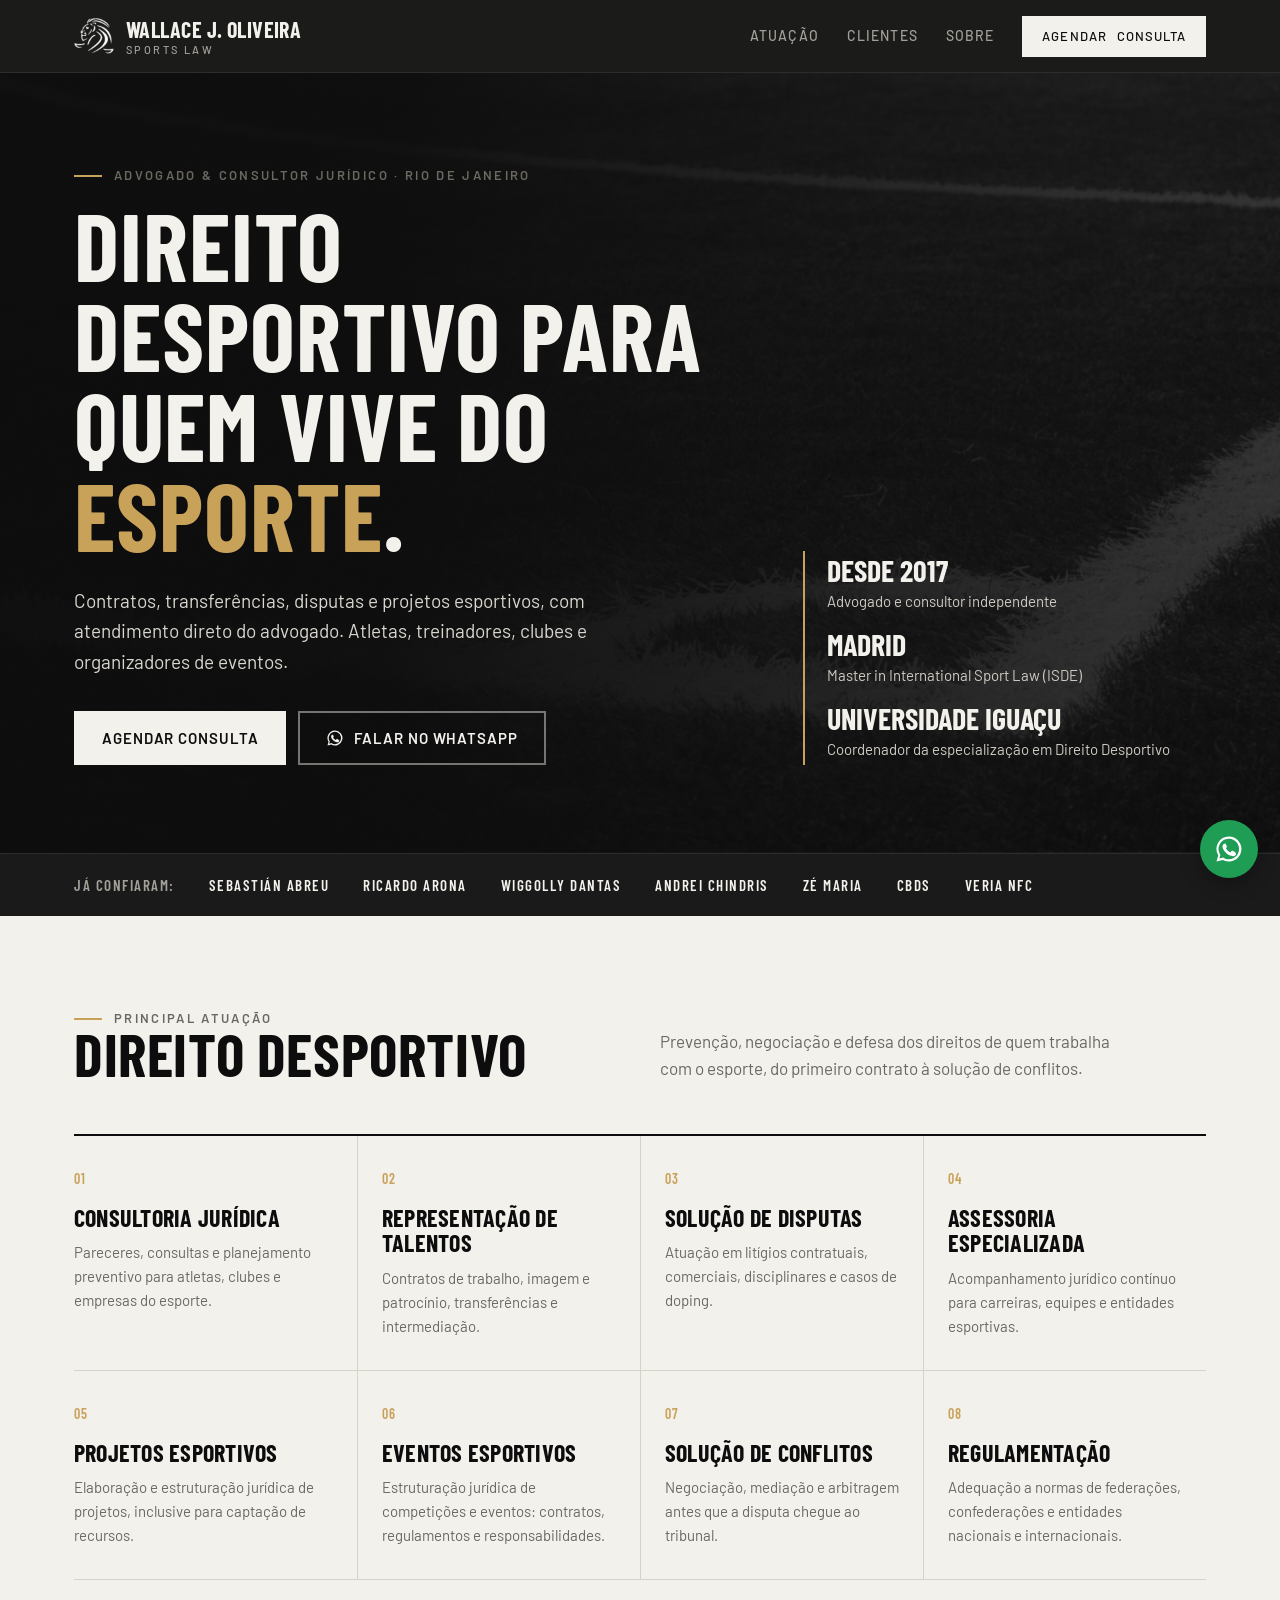
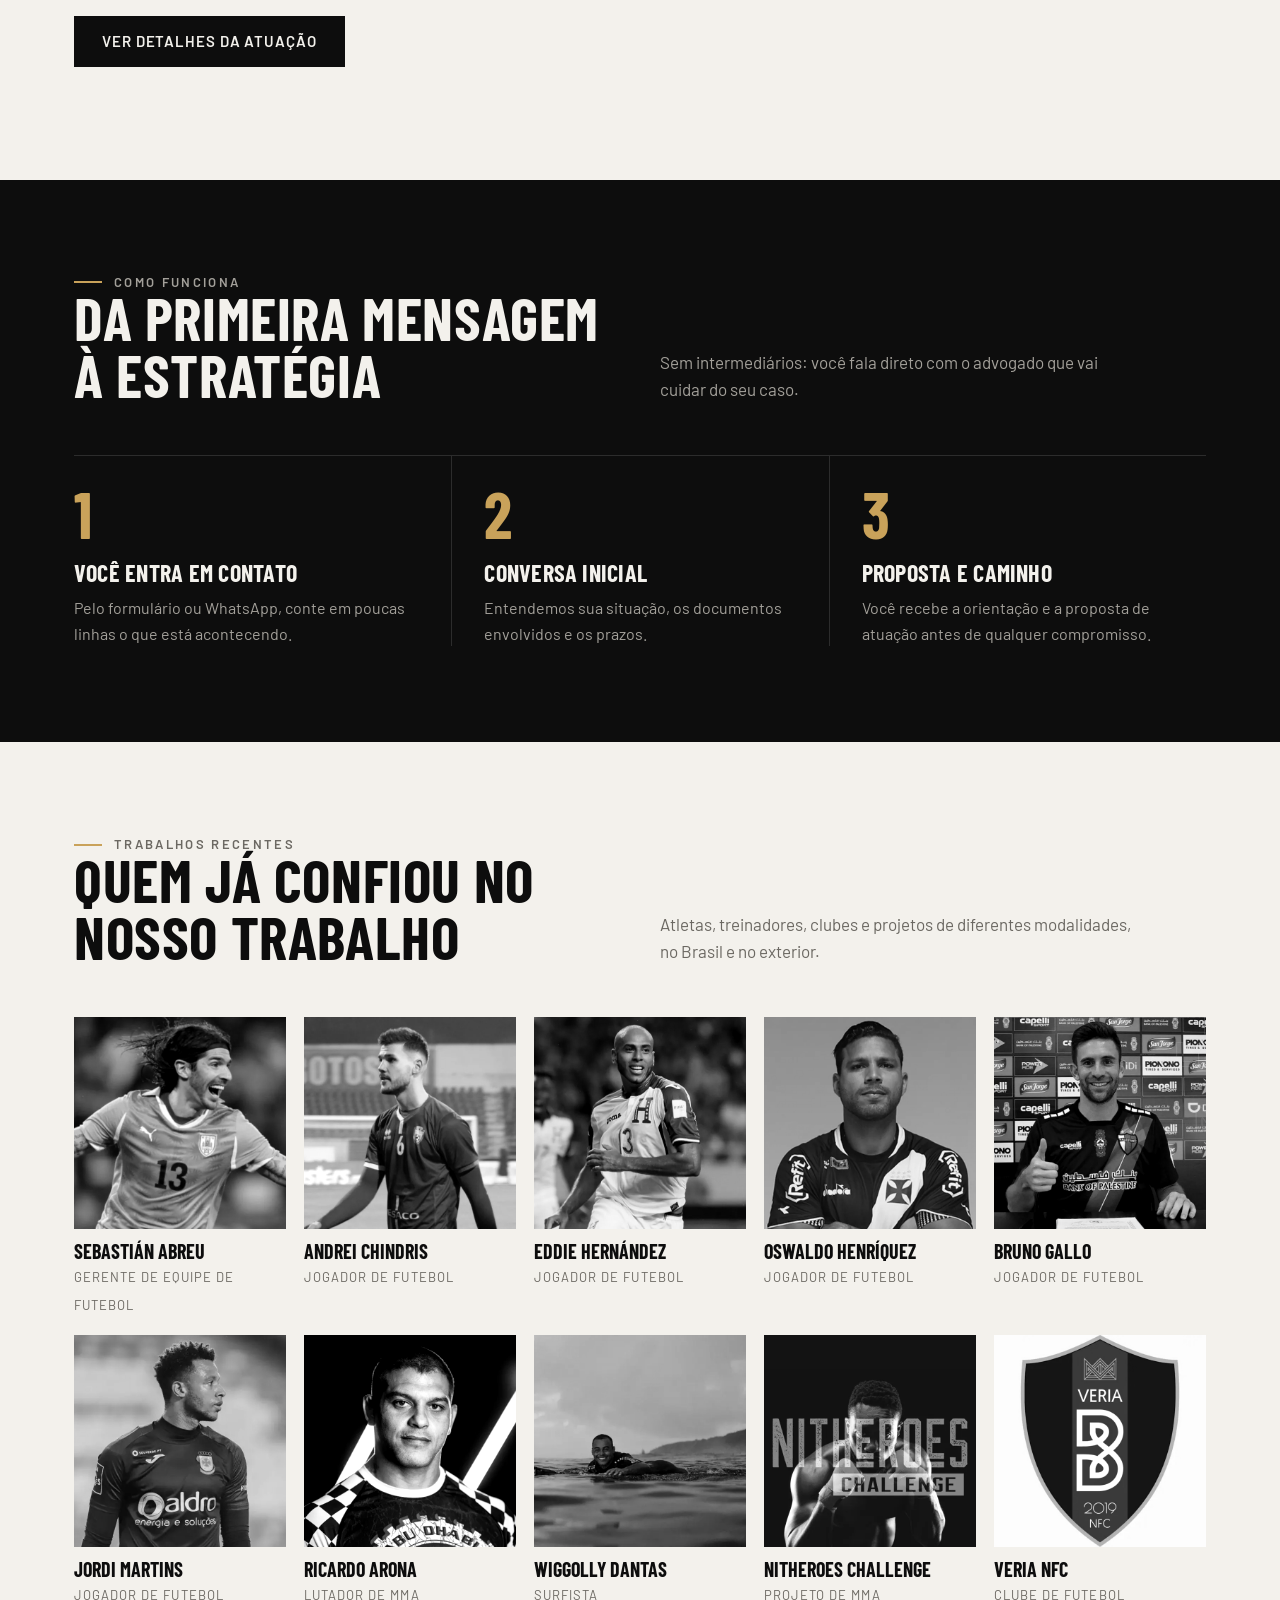
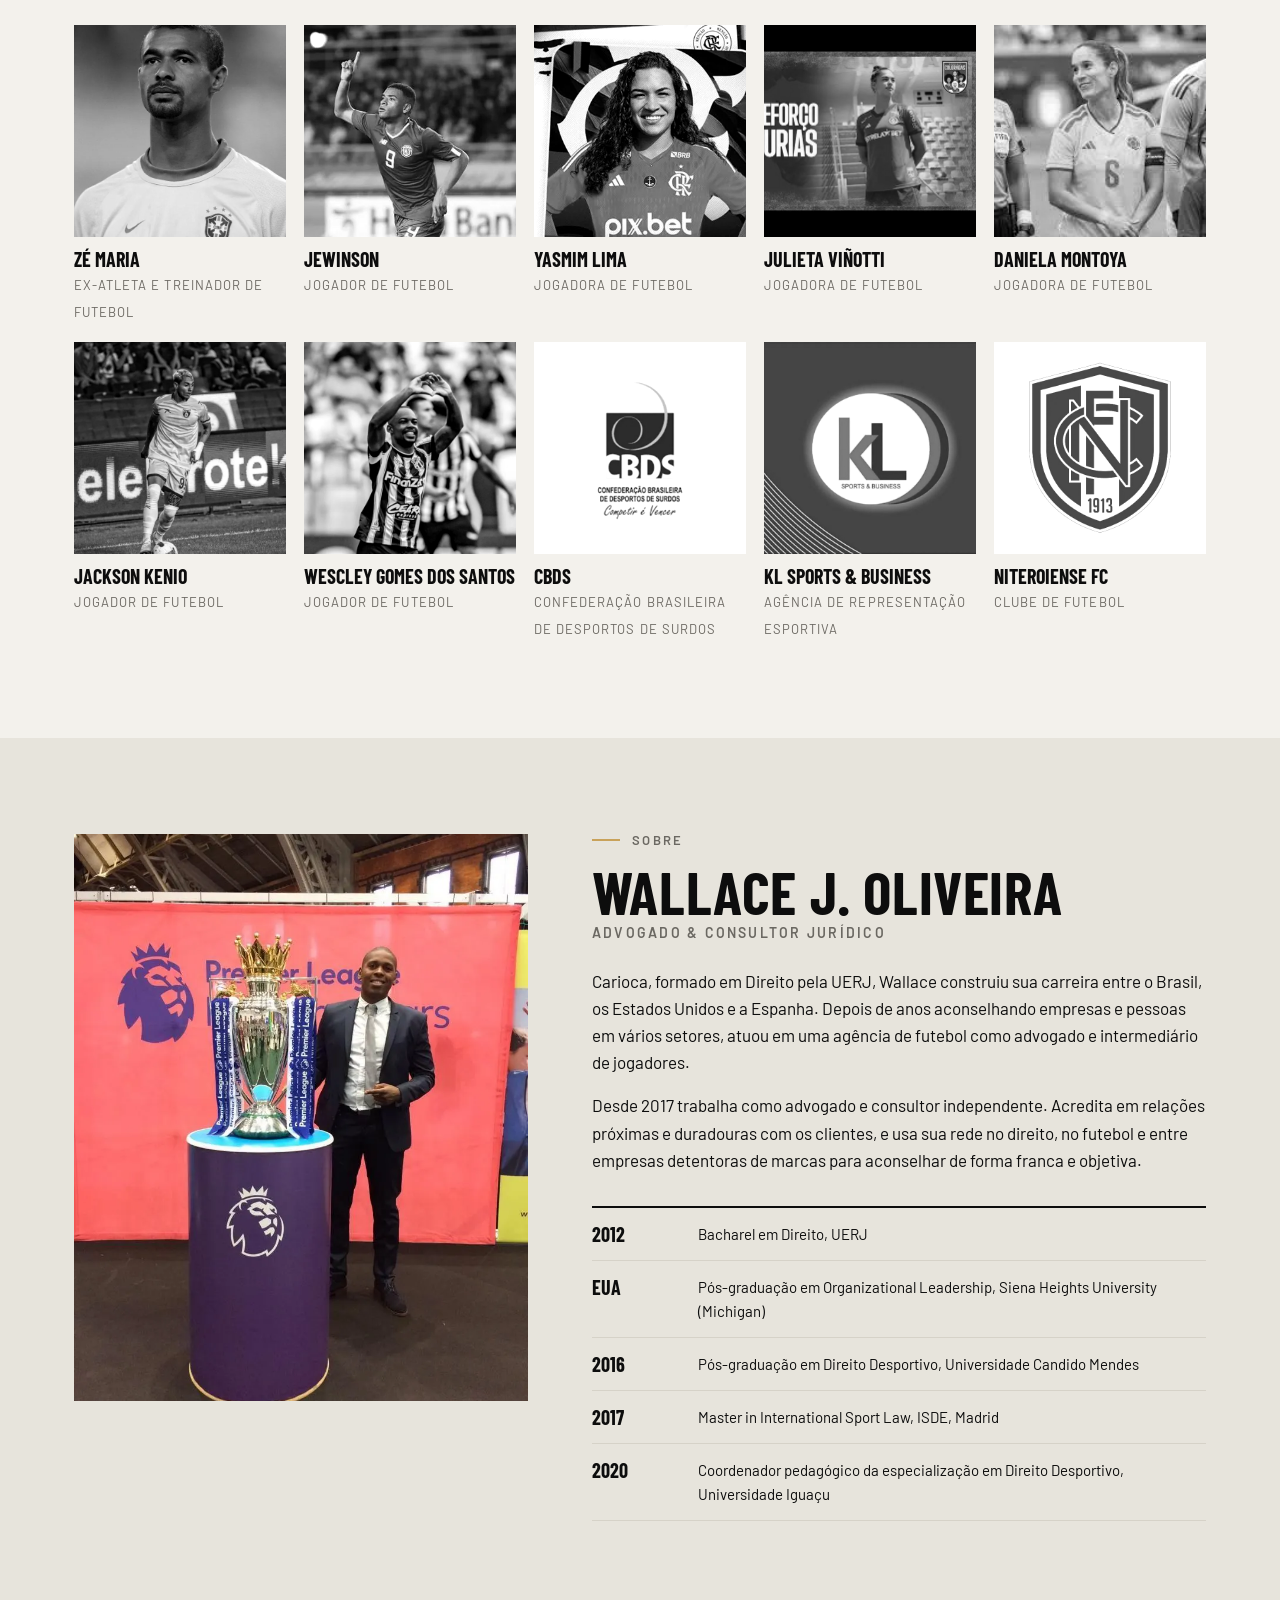
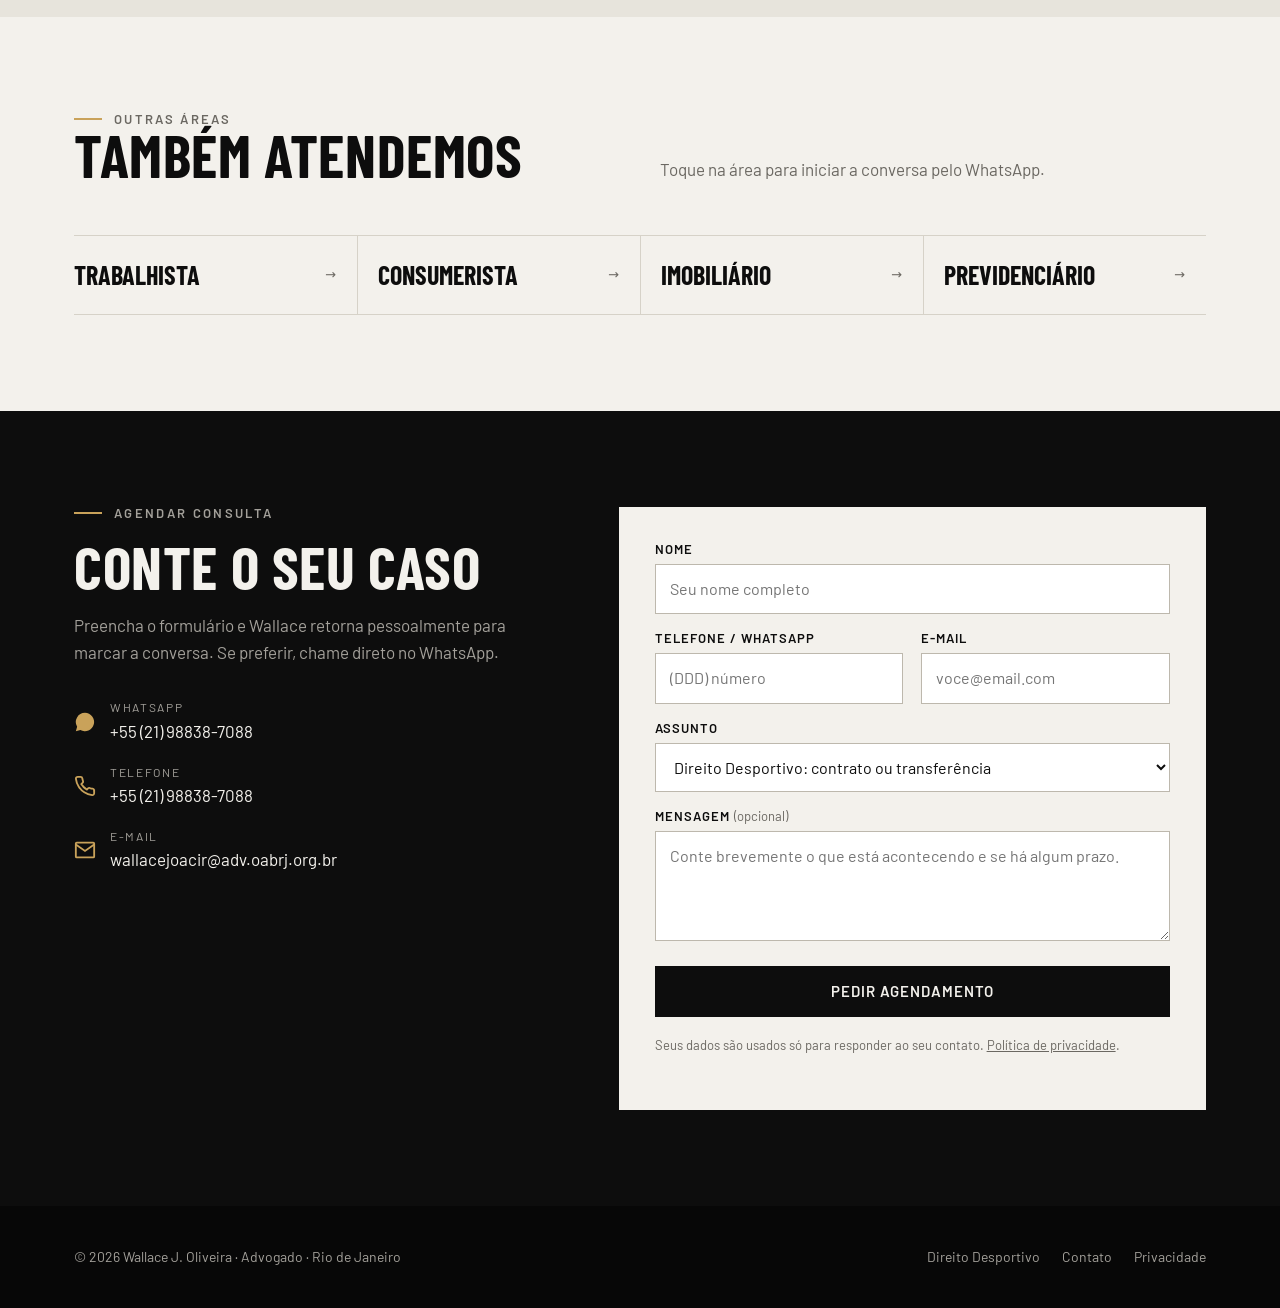
<file: index.html>
<!doctype html>
<html lang="pt-BR">
<head>
<meta charset="utf-8">
<meta name="viewport" content="width=device-width, initial-scale=1">
<title>Wallace J. Oliveira | Advogado de Direito Desportivo no Rio de Janeiro</title>
<meta name="description" content="Advogado e consultor em Direito Desportivo. Contratos, representação de atletas, solução de disputas e estruturação jurídica de eventos esportivos. Agende uma consulta.">
<link rel="canonical" href="https://wjoliveira.com.br/">
<meta property="og:title" content="Wallace J. Oliveira | Direito Desportivo">
<meta property="og:description" content="Advogado e consultor em Direito Desportivo para atletas, clubes e projetos esportivos.">
<meta property="og:image" content="https://wjoliveira.com.br/img/wallace.webp">
<meta property="og:type" content="website">
<link rel="icon" href="favicon.png">
<link rel="apple-touch-icon" href="apple-touch-icon.png">
<link rel="preconnect" href="https://fonts.googleapis.com">
<link rel="preconnect" href="https://fonts.gstatic.com" crossorigin>
<link href="https://fonts.googleapis.com/css2?family=Barlow+Condensed:wght@600;700&family=Barlow:wght@400;500;600&display=swap" rel="stylesheet">
<link rel="stylesheet" href="style.css">
<script type="application/ld+json">
{"@context":"https://schema.org","@type":"Attorney","name":"Wallace J. Oliveira","description":"Advogado e consultor jurídico em Direito Desportivo","url":"https://wjoliveira.com.br","telephone":"+55-21-98838-7088","email":"wallacejoacir@adv.oabrj.org.br","address":{"@type":"PostalAddress","addressLocality":"Rio de Janeiro","addressRegion":"RJ","addressCountry":"BR"},"image":"https://wjoliveira.com.br/img/wallace.webp"}
</script>
</head>
<body>

<header class="site-header">
  <div class="wrap">
    <a class="brand" href="./">
      <img src="img/logo-branco.png" alt="" width="40" height="40">
      <div><strong>Wallace J. Oliveira</strong><span>Sports Law</span></div>
    </a>
    <nav class="nav" aria-label="Principal">
      <a href="#atuacao">Atuação</a>
      <a href="#clientes">Clientes</a>
      <a href="#sobre">Sobre</a>
      <a class="btn btn-solid" href="#agendar">Agendar<span class="hide-sm"> consulta</span></a>
    </nav>
  </div>
</header>

<main>
<section class="hero" style="padding:0">
  <div class="hero-bg" aria-hidden="true"></div>
  <div class="wrap">
    <div>
      <p class="eyebrow">Advogado &amp; consultor jurídico · Rio de Janeiro</p>
      <h1>Direito desportivo para quem vive do <em>esporte</em>.</h1>
      <p class="hero-lead">Contratos, transferências, disputas e projetos esportivos, com atendimento direto do advogado. Atletas, treinadores, clubes e organizadores de eventos.</p>
      <div class="hero-ctas">
        <a class="btn btn-solid" href="#agendar">Agendar consulta</a>
        <a class="btn btn-ghost" href="https://wa.me/5521988387088?text=Ol%C3%A1%2C%20gostaria%20de%20falar%20sobre%20Direito%20Desportivo" target="_blank" rel="noopener">
          <svg viewBox="0 0 24 24" fill="currentColor" aria-hidden="true"><path d="M12 2a10 10 0 0 0-8.6 15.1L2 22l5-1.3A10 10 0 1 0 12 2Zm0 18.2c-1.6 0-3.1-.4-4.4-1.2l-.3-.2-3 .8.8-2.9-.2-.3A8.2 8.2 0 1 1 12 20.2Zm4.5-6.1c-.2-.1-1.5-.7-1.7-.8-.2-.1-.4-.1-.6.1l-.8 1c-.1.2-.3.2-.5.1a6.7 6.7 0 0 1-3.3-2.9c-.3-.4.2-.4.7-1.3.1-.2 0-.3 0-.4l-.8-1.8c-.2-.5-.4-.4-.6-.4h-.5a1 1 0 0 0-.7.3 3 3 0 0 0-.9 2.2c0 1.3 1 2.6 1.1 2.8.1.2 1.9 2.9 4.6 4 1.7.7 2.4.8 3.2.7.5-.1 1.5-.6 1.7-1.2.2-.6.2-1.1.2-1.2-.1-.1-.3-.2-.5-.3Z"/></svg>
          Falar no WhatsApp
        </a>
      </div>
    </div>
    <aside class="hero-card">
      <dl>
        <div><dt>Desde 2017</dt><dd>Advogado e consultor independente</dd></div>
        <div><dt>Madrid</dt><dd>Master in International Sport Law (ISDE)</dd></div>
        <div><dt>Universidade Iguaçu</dt><dd>Coordenador da especialização em Direito Desportivo</dd></div>
      </dl>
    </aside>
  </div>
</section>

<div class="strip" aria-label="Alguns clientes">
  <div class="wrap">
    <span>Já confiaram:</span>
    <b>Sebastián Abreu</b><b>Ricardo Arona</b><b>Wiggolly Dantas</b><b>Andrei Chindris</b><b>Zé Maria</b><b>CBDS</b><b>Veria NFC</b>
  </div>
</div>

<section id="atuacao">
  <div class="wrap">
    <div class="section-head">
      <div>
        <p class="eyebrow">Principal atuação</p>
        <h2>Direito Desportivo</h2>
      </div>
      <p>Prevenção, negociação e defesa dos direitos de quem trabalha com o esporte, do primeiro contrato à solução de conflitos.</p>
    </div>
    <div class="services">
      <article class="service"><span class="num">01</span><h3>Consultoria jurídica</h3><p>Pareceres, consultas e planejamento preventivo para atletas, clubes e empresas do esporte.</p></article>
      <article class="service"><span class="num">02</span><h3>Representação de talentos</h3><p>Contratos de trabalho, imagem e patrocínio, transferências e intermediação.</p></article>
      <article class="service"><span class="num">03</span><h3>Solução de disputas</h3><p>Atuação em litígios contratuais, comerciais, disciplinares e casos de doping.</p></article>
      <article class="service"><span class="num">04</span><h3>Assessoria especializada</h3><p>Acompanhamento jurídico contínuo para carreiras, equipes e entidades esportivas.</p></article>
      <article class="service"><span class="num">05</span><h3>Projetos esportivos</h3><p>Elaboração e estruturação jurídica de projetos, inclusive para captação de recursos.</p></article>
      <article class="service"><span class="num">06</span><h3>Eventos esportivos</h3><p>Estruturação jurídica de competições e eventos: contratos, regulamentos e responsabilidades.</p></article>
      <article class="service"><span class="num">07</span><h3>Solução de conflitos</h3><p>Negociação, mediação e arbitragem antes que a disputa chegue ao tribunal.</p></article>
      <article class="service"><span class="num">08</span><h3>Regulamentação</h3><p>Adequação a normas de federações, confederações e entidades nacionais e internacionais.</p></article>
    </div>
    <p style="margin-top:36px"><a class="btn btn-dark" href="direito-desportivo/">Ver detalhes da atuação</a></p>
  </div>
</section>

<section class="dark">
  <div class="wrap">
    <div class="section-head">
      <div>
        <p class="eyebrow">Como funciona</p>
        <h2>Da primeira mensagem à estratégia</h2>
      </div>
      <p>Sem intermediários: você fala direto com o advogado que vai cuidar do seu caso.</p>
    </div>
    <div class="steps">
      <div class="step"><b>1</b><h3>Você entra em contato</h3><p>Pelo formulário ou WhatsApp, conte em poucas linhas o que está acontecendo.</p></div>
      <div class="step"><b>2</b><h3>Conversa inicial</h3><p>Entendemos sua situação, os documentos envolvidos e os prazos.</p></div>
      <div class="step"><b>3</b><h3>Proposta e caminho</h3><p>Você recebe a orientação e a proposta de atuação antes de qualquer compromisso.</p></div>
    </div>
  </div>
</section>

<section id="clientes">
  <div class="wrap">
    <div class="section-head">
      <div>
        <p class="eyebrow">Trabalhos recentes</p>
        <h2>Quem já confiou no nosso trabalho</h2>
      </div>
      <p>Atletas, treinadores, clubes e projetos de diferentes modalidades, no Brasil e no exterior.</p>
    </div>
    <div class="clients">
      <div class="client"><figure><img src="img/c-abreu.webp" alt="Sebastián Abreu" loading="lazy" width="600" height="600"><figcaption><strong>Sebastián Abreu</strong><span>Gerente de equipe de futebol</span></figcaption></figure></div>
      <div class="client"><figure><img src="img/c-chindris.webp" alt="Andrei Chindris" loading="lazy" width="600" height="600"><figcaption><strong>Andrei Chindris</strong><span>Jogador de futebol</span></figcaption></figure></div>
      <div class="client"><figure><img src="img/c-hernandez.webp" alt="Eddie Hernández" loading="lazy" width="600" height="600"><figcaption><strong>Eddie Hernández</strong><span>Jogador de futebol</span></figcaption></figure></div>
      <div class="client"><figure><img src="img/c-henriquez.webp" alt="Oswaldo Henríquez" loading="lazy" width="600" height="600"><figcaption><strong>Oswaldo Henríquez</strong><span>Jogador de futebol</span></figcaption></figure></div>
      <div class="client"><figure><img src="img/c-gallo.webp" alt="Bruno Gallo" loading="lazy" width="600" height="600"><figcaption><strong>Bruno Gallo</strong><span>Jogador de futebol</span></figcaption></figure></div>
      <div class="client"><figure><img src="img/c-martins.webp" alt="Jordi Martins" loading="lazy" width="600" height="600"><figcaption><strong>Jordi Martins</strong><span>Jogador de futebol</span></figcaption></figure></div>
      <div class="client"><figure><img src="img/c-arona.webp" alt="Ricardo Arona" loading="lazy" width="600" height="600"><figcaption><strong>Ricardo Arona</strong><span>Lutador de MMA</span></figcaption></figure></div>
      <div class="client"><figure><img src="img/c-dantas.webp" alt="Wiggolly Dantas" loading="lazy" width="600" height="600"><figcaption><strong>Wiggolly Dantas</strong><span>Surfista</span></figcaption></figure></div>
      <div class="client"><figure><img src="img/c-nitheroes.webp" alt="Nitheroes Challenge" loading="lazy" width="600" height="600"><figcaption><strong>Nitheroes Challenge</strong><span>Projeto de MMA</span></figcaption></figure></div>
      <div class="client"><figure><img src="img/c-veria.webp" alt="Escudo do Veria NFC" loading="lazy" width="600" height="600"><figcaption><strong>Veria NFC</strong><span>Clube de futebol</span></figcaption></figure></div>
      <div class="client"><figure><img src="img/c-zemaria.webp" alt="Zé Maria" loading="lazy" width="600" height="600"><figcaption><strong>Zé Maria</strong><span>Ex-atleta e treinador de futebol</span></figcaption></figure></div>
      <div class="client"><figure><img src="img/c-jewinson.webp" alt="Jewinson" loading="lazy" width="600" height="600"><figcaption><strong>Jewinson</strong><span>Jogador de futebol</span></figcaption></figure></div>
      <div class="client"><figure><img src="img/c-yasmim.webp" alt="Yasmim Lima" loading="lazy" width="600" height="600"><figcaption><strong>Yasmim Lima</strong><span>Jogadora de futebol</span></figcaption></figure></div>
      <div class="client"><figure><img src="img/c-vinotti.webp" alt="Julieta Viñotti" loading="lazy" width="600" height="600"><figcaption><strong>Julieta Viñotti</strong><span>Jogadora de futebol</span></figcaption></figure></div>
      <div class="client"><figure><img src="img/c-montoya.webp" alt="Daniela Montoya" loading="lazy" width="600" height="600"><figcaption><strong>Daniela Montoya</strong><span>Jogadora de futebol</span></figcaption></figure></div>
      <div class="client"><figure><img src="img/c-jackson.webp" alt="Jackson Kenio" loading="lazy" width="600" height="600"><figcaption><strong>Jackson Kenio</strong><span>Jogador de futebol</span></figcaption></figure></div>
      <div class="client"><figure><img src="img/c-wescley.webp" alt="Wescley Gomes dos Santos" loading="lazy" width="600" height="600"><figcaption><strong>Wescley Gomes dos Santos</strong><span>Jogador de futebol</span></figcaption></figure></div>
      <div class="client"><figure><img src="img/c-cbds.webp" alt="CBDS" loading="lazy" width="600" height="600"><figcaption><strong>CBDS</strong><span>Confederação Brasileira de Desportos de Surdos</span></figcaption></figure></div>
      <div class="client"><figure><img src="img/c-kl.webp" alt="KL Sports &amp; Business" loading="lazy" width="600" height="600"><figcaption><strong>KL Sports &amp; Business</strong><span>Agência de representação esportiva</span></figcaption></figure></div>
      <div class="client"><figure><img src="img/c-clube1913.webp" alt="Escudo do Niteroiense FC" loading="lazy" width="600" height="600"><figcaption><strong>Niteroiense FC</strong><span>Clube de futebol</span></figcaption></figure></div>
    </div>
  </div>
</section>

<section class="about" id="sobre">
  <div class="wrap">
    <figure class="about-photo" style="margin:0">
      <img src="img/wallace.webp" alt="Wallace J. Oliveira ao lado do troféu da Premier League" loading="lazy" width="675" height="900">
    </figure>
    <div>
      <p class="eyebrow">Sobre</p>
      <h2>Wallace J. Oliveira</h2>
      <p class="role">Advogado &amp; consultor jurídico</p>
      <p>Carioca, formado em Direito pela UERJ, Wallace construiu sua carreira entre o Brasil, os Estados Unidos e a Espanha. Depois de anos aconselhando empresas e pessoas em vários setores, atuou em uma agência de futebol como advogado e intermediário de jogadores.</p>
      <p>Desde 2017 trabalha como advogado e consultor independente. Acredita em relações próximas e duradouras com os clientes, e usa sua rede no direito, no futebol e entre empresas detentoras de marcas para aconselhar de forma franca e objetiva.</p>
      <ul class="timeline">
        <li><b>2012</b><span>Bacharel em Direito, UERJ</span></li>
        <li><b>EUA</b><span>Pós-graduação em Organizational Leadership, Siena Heights University (Michigan)</span></li>
        <li><b>2016</b><span>Pós-graduação em Direito Desportivo, Universidade Candido Mendes</span></li>
        <li><b>2017</b><span>Master in International Sport Law, ISDE, Madrid</span></li>
        <li><b>2020</b><span>Coordenador pedagógico da especialização em Direito Desportivo, Universidade Iguaçu</span></li>
      </ul>
    </div>
  </div>
</section>

<section>
  <div class="wrap">
    <div class="section-head">
      <div>
        <p class="eyebrow">Outras áreas</p>
        <h2>Também atendemos</h2>
      </div>
      <p>Toque na área para iniciar a conversa pelo WhatsApp.</p>
    </div>
    <div class="areas">
      <a class="area" href="https://wa.me/5521988387088?text=Ol%C3%A1%2C%20preciso%20de%20atendimento%20Trabalhista" target="_blank" rel="noopener">Trabalhista <span>→</span></a>
      <a class="area" href="https://wa.me/5521988387088?text=Ol%C3%A1%2C%20preciso%20de%20atendimento%20Consumerista" target="_blank" rel="noopener">Consumerista <span>→</span></a>
      <a class="area" href="https://wa.me/5521988387088?text=Ol%C3%A1%2C%20preciso%20de%20atendimento%20Imobili%C3%A1rio" target="_blank" rel="noopener">Imobiliário <span>→</span></a>
      <a class="area" href="https://wa.me/5521988387088?text=Ol%C3%A1%2C%20preciso%20de%20atendimento%20Previdenci%C3%A1rio" target="_blank" rel="noopener">Previdenciário <span>→</span></a>
    </div>
  </div>
</section>

<section class="dark booking" id="agendar">
  <div class="wrap">
    <div class="booking-side">
      <p class="eyebrow">Agendar consulta</p>
      <h2>Conte o seu caso</h2>
      <p>Preencha o formulário e Wallace retorna pessoalmente para marcar a conversa. Se preferir, chame direto no WhatsApp.</p>
      <ul class="contact-list">
        <li><a href="https://wa.me/5521988387088" target="_blank" rel="noopener"><svg viewBox="0 0 24 24" fill="currentColor" aria-hidden="true"><path d="M12 2a10 10 0 0 0-8.6 15.1L2 22l5-1.3A10 10 0 1 0 12 2Zm4.5 12.1c-.2-.1-1.5-.7-1.7-.8-.2-.1-.4-.1-.6.1l-.8 1c-.1.2-.3.2-.5.1a6.7 6.7 0 0 1-3.3-2.9c-.3-.4.2-.4.7-1.3.1-.2 0-.3 0-.4l-.8-1.8c-.2-.5-.4-.4-.6-.4h-.5a1 1 0 0 0-.7.3 3 3 0 0 0-.9 2.2c0 1.3 1 2.6 1.1 2.8.1.2 1.9 2.9 4.6 4 1.7.7 2.4.8 3.2.7.5-.1 1.5-.6 1.7-1.2.2-.6.2-1.1.2-1.2-.1-.1-.3-.2-.5-.3Z"/></svg><span><small>WhatsApp</small>+55 (21) 98838-7088</span></a></li>
        <li><a href="tel:+5521988387088"><svg viewBox="0 0 24 24" fill="none" stroke="currentColor" stroke-width="2" aria-hidden="true"><path d="M22 16.9v3a2 2 0 0 1-2.2 2 19.8 19.8 0 0 1-8.6-3.1 19.5 19.5 0 0 1-6-6A19.8 19.8 0 0 1 2.1 4.2 2 2 0 0 1 4.1 2h3a2 2 0 0 1 2 1.7c.1 1 .4 1.9.7 2.8a2 2 0 0 1-.5 2.1L8 9.9a16 16 0 0 0 6 6l1.3-1.3a2 2 0 0 1 2.1-.4c.9.3 1.8.6 2.8.7a2 2 0 0 1 1.7 2Z"/></svg><span><small>Telefone</small>+55 (21) 98838-7088</span></a></li>
        <li><a href="mailto:wallacejoacir@adv.oabrj.org.br"><svg viewBox="0 0 24 24" fill="none" stroke="currentColor" stroke-width="2" aria-hidden="true"><rect x="2" y="4" width="20" height="16" rx="1"/><path d="m22 6-10 7L2 6"/></svg><span><small>E-mail</small>wallacejoacir@adv.oabrj.org.br</span></a></li>
      </ul>
    </div>

    <form class="book" novalidate>
      <div class="full"><label for="nome">Nome</label><input id="nome" name="nome" autocomplete="name" required placeholder="Seu nome completo"></div>
      <div><label for="telefone">Telefone / WhatsApp</label><input id="telefone" name="telefone" type="tel" autocomplete="tel" required placeholder="(DDD) número"></div>
      <div><label for="email">E-mail</label><input id="email" name="email" type="email" autocomplete="email" required placeholder="voce@email.com"></div>
      <div class="full"><label for="assunto">Assunto</label>
        <select id="assunto" name="assunto" required>
          <option>Direito Desportivo: contrato ou transferência</option>
          <option>Direito Desportivo: disputa, punição ou doping</option>
          <option>Direito Desportivo: projeto ou evento esportivo</option>
          <option>Direito Desportivo: outro assunto</option>
          <option>Trabalhista</option>
          <option>Consumerista</option>
          <option>Imobiliário</option>
          <option>Previdenciário</option>
        </select>
      </div>
      <div class="full"><label for="mensagem">Mensagem <span style="text-transform:none;letter-spacing:0;font-weight:400;color:var(--muted)">(opcional)</span></label><textarea id="mensagem" name="mensagem" placeholder="Conte brevemente o que está acontecendo e se há algum prazo."></textarea></div>
      <input class="hp" type="checkbox" name="botcheck" tabindex="-1" autocomplete="off" aria-hidden="true">
      <div class="full"><button class="btn btn-dark" type="submit">Pedir agendamento</button></div>
      <p class="consent full">Seus dados são usados só para responder ao seu contato. <a href="privacidade/">Política de privacidade</a>.</p>
      <p class="form-status full" role="status" aria-live="polite"></p>
    </form>
  </div>
</section>
</main>

<footer class="site-footer">
  <div class="wrap">
    <span>© <span data-year>2026</span> Wallace J. Oliveira · Advogado · Rio de Janeiro</span>
    <nav aria-label="Rodapé">
      <a href="direito-desportivo/">Direito Desportivo</a>
      <a href="#agendar">Contato</a>
      <a href="privacidade/">Privacidade</a>
    </nav>
  </div>
</footer>

<a class="wa-float" href="https://wa.me/5521988387088" target="_blank" rel="noopener" aria-label="Falar no WhatsApp">
  <svg viewBox="0 0 24 24" fill="currentColor" aria-hidden="true"><path d="M12 2a10 10 0 0 0-8.6 15.1L2 22l5-1.3A10 10 0 1 0 12 2Zm0 18.2c-1.6 0-3.1-.4-4.4-1.2l-.3-.2-3 .8.8-2.9-.2-.3A8.2 8.2 0 1 1 12 20.2Zm4.5-6.1c-.2-.1-1.5-.7-1.7-.8-.2-.1-.4-.1-.6.1l-.8 1c-.1.2-.3.2-.5.1a6.7 6.7 0 0 1-3.3-2.9c-.3-.4.2-.4.7-1.3.1-.2 0-.3 0-.4l-.8-1.8c-.2-.5-.4-.4-.6-.4h-.5a1 1 0 0 0-.7.3 3 3 0 0 0-.9 2.2c0 1.3 1 2.6 1.1 2.8.1.2 1.9 2.9 4.6 4 1.7.7 2.4.8 3.2.7.5-.1 1.5-.6 1.7-1.2.2-.6.2-1.1.2-1.2-.1-.1-.3-.2-.5-.3Z"/></svg>
</a>
<nav class="mobile-bar" aria-label="Ações rápidas">
  <a href="#agendar">Agendar</a>
  <a class="wa" href="https://wa.me/5521988387088" target="_blank" rel="noopener">WhatsApp</a>
</nav>

<script src="main.js"></script>
</body>
</html>
</file>
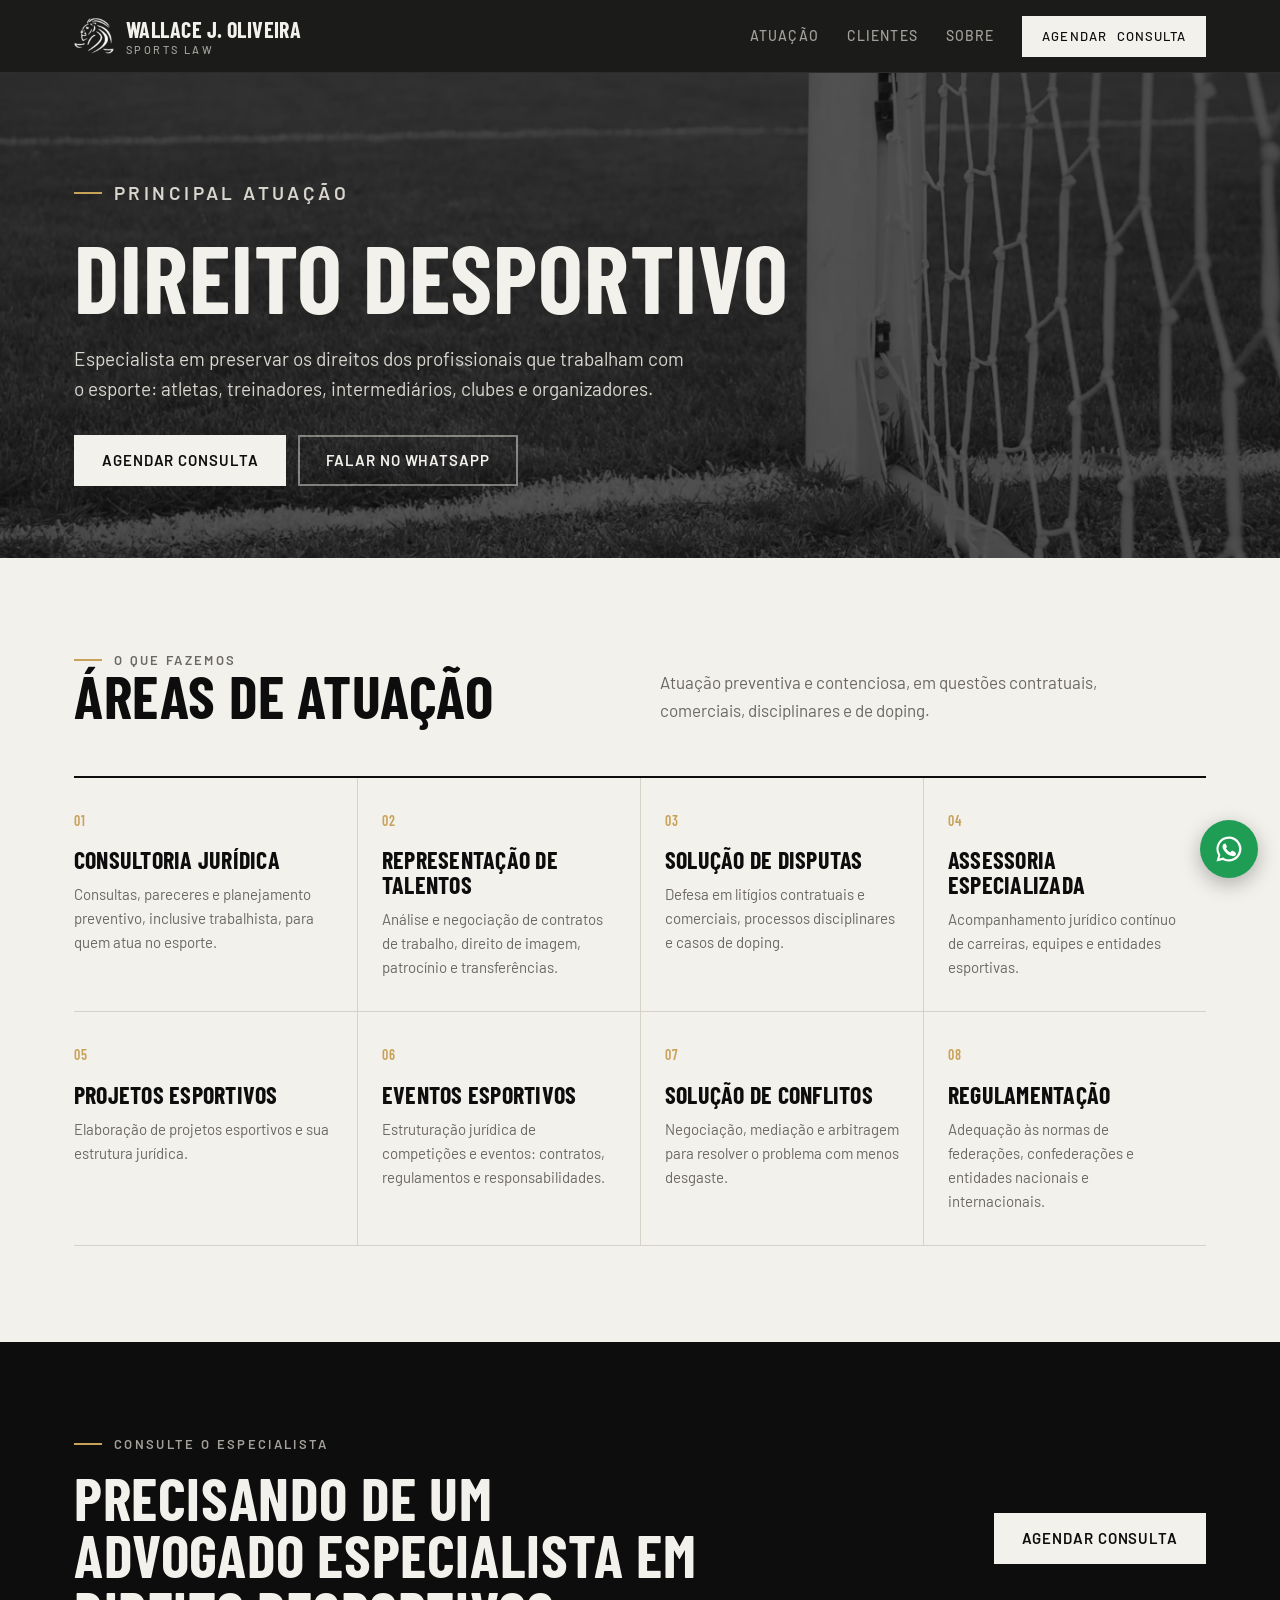
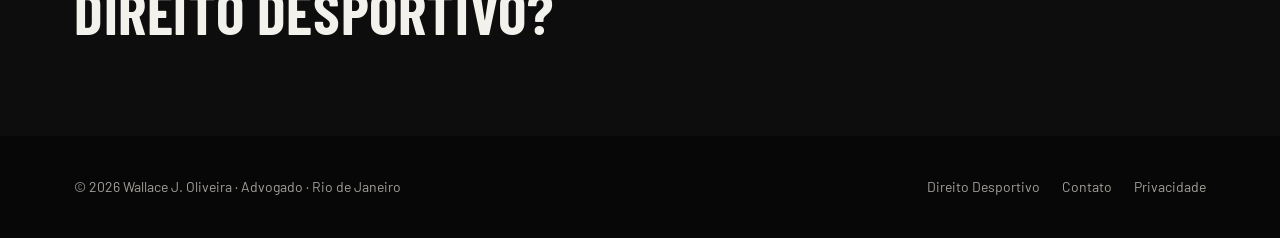
<file: direito-desportivo/index.html>
<!doctype html>
<html lang="pt-BR">
<head>
<meta charset="utf-8">
<meta name="viewport" content="width=device-width, initial-scale=1">
<title>Direito Desportivo | Wallace J. Oliveira, advogado</title>
<meta name="description" content="Consultoria, contratos, representação de atletas, disputas, doping e eventos esportivos. Fale com o advogado Wallace J. Oliveira.">
<link rel="canonical" href="https://wjoliveira.com.br/direito-desportivo/">
<meta property="og:title" content="Wallace J. Oliveira | Direito Desportivo">
<meta property="og:description" content="Advogado e consultor em Direito Desportivo para atletas, clubes e projetos esportivos.">
<meta property="og:image" content="https://wjoliveira.com.br/img/wallace.webp">
<meta property="og:type" content="website">
<link rel="icon" href="../favicon.png">
<link rel="apple-touch-icon" href="../apple-touch-icon.png">
<link rel="preconnect" href="https://fonts.googleapis.com">
<link rel="preconnect" href="https://fonts.gstatic.com" crossorigin>
<link href="https://fonts.googleapis.com/css2?family=Barlow+Condensed:wght@600;700&family=Barlow:wght@400;500;600&display=swap" rel="stylesheet">
<link rel="stylesheet" href="../style.css">
<header class="site-header">
  <div class="wrap">
    <a class="brand" href="../">
      <img src="../img/logo-branco.png" alt="" width="40" height="40">
      <div><strong>Wallace J. Oliveira</strong><span>Sports Law</span></div>
    </a>
    <nav class="nav" aria-label="Principal">
      <a href="../#atuacao">Atuação</a>
      <a href="../#clientes">Clientes</a>
      <a href="../#sobre">Sobre</a>
      <a class="btn btn-solid" href="../#agendar">Agendar<span class="hide-sm"> consulta</span></a>
    </nav>
  </div>
</header>
<main>
<section class="page-hero" style="padding:0">
  <div class="bg" style="background-image:url(../img/gol.webp)" aria-hidden="true"></div>
  <div class="wrap">
    <p class="eyebrow">Principal atuação</p>
    <h1>Direito Desportivo</h1>
    <p>Especialista em preservar os direitos dos profissionais que trabalham com o esporte: atletas, treinadores, intermediários, clubes e organizadores.</p>
    <div class="hero-ctas"><a class="btn btn-solid" href="../#agendar">Agendar consulta</a>
    <a class="btn btn-ghost" href="https://wa.me/5521988387088?text=Ol%C3%A1%2C%20preciso%20de%20um%20advogado%20de%20Direito%20Desportivo" target="_blank" rel="noopener">Falar no WhatsApp</a></div>
  </div>
</section>

<section>
  <div class="wrap">
    <div class="section-head">
      <div><p class="eyebrow">O que fazemos</p><h2>Áreas de atuação</h2></div>
      <p>Atuação preventiva e contenciosa, em questões contratuais, comerciais, disciplinares e de doping.</p>
    </div>
    <div class="services">
      <article class="service"><span class="num">01</span><h3>Consultoria jurídica</h3><p>Consultas, pareceres e planejamento preventivo, inclusive trabalhista, para quem atua no esporte.</p></article>
      <article class="service"><span class="num">02</span><h3>Representação de talentos</h3><p>Análise e negociação de contratos de trabalho, direito de imagem, patrocínio e transferências.</p></article>
      <article class="service"><span class="num">03</span><h3>Solução de disputas</h3><p>Defesa em litígios contratuais e comerciais, processos disciplinares e casos de doping.</p></article>
      <article class="service"><span class="num">04</span><h3>Assessoria especializada</h3><p>Acompanhamento jurídico contínuo de carreiras, equipes e entidades esportivas.</p></article>
      <article class="service"><span class="num">05</span><h3>Projetos esportivos</h3><p>Elaboração de projetos esportivos e sua estrutura jurídica.</p></article>
      <article class="service"><span class="num">06</span><h3>Eventos esportivos</h3><p>Estruturação jurídica de competições e eventos: contratos, regulamentos e responsabilidades.</p></article>
      <article class="service"><span class="num">07</span><h3>Solução de conflitos</h3><p>Negociação, mediação e arbitragem para resolver o problema com menos desgaste.</p></article>
      <article class="service"><span class="num">08</span><h3>Regulamentação</h3><p>Adequação às normas de federações, confederações e entidades nacionais e internacionais.</p></article>
    </div>
  </div>
</section>

<section class="dark">
  <div class="wrap" style="display:flex;flex-wrap:wrap;gap:28px;justify-content:space-between;align-items:center">
    <div style="max-width:640px">
      <p class="eyebrow">Consulte o especialista</p>
      <h2>Precisando de um advogado especialista em Direito Desportivo?</h2>
    </div>
    <div class="hero-ctas"><a class="btn btn-solid" href="../#agendar">Agendar consulta</a></div>
  </div>
</section>
</main>

<footer class="site-footer">
  <div class="wrap">
    <span>© <span data-year>2026</span> Wallace J. Oliveira · Advogado · Rio de Janeiro</span>
    <nav aria-label="Rodapé">
      <a href="../direito-desportivo/">Direito Desportivo</a>
      <a href="../#agendar">Contato</a>
      <a href="../privacidade/">Privacidade</a>
    </nav>
  </div>
</footer>

<a class="wa-float" href="https://wa.me/5521988387088" target="_blank" rel="noopener" aria-label="Falar no WhatsApp">
  <svg viewBox="0 0 24 24" fill="currentColor" aria-hidden="true"><path d="M12 2a10 10 0 0 0-8.6 15.1L2 22l5-1.3A10 10 0 1 0 12 2Zm0 18.2c-1.6 0-3.1-.4-4.4-1.2l-.3-.2-3 .8.8-2.9-.2-.3A8.2 8.2 0 1 1 12 20.2Zm4.5-6.1c-.2-.1-1.5-.7-1.7-.8-.2-.1-.4-.1-.6.1l-.8 1c-.1.2-.3.2-.5.1a6.7 6.7 0 0 1-3.3-2.9c-.3-.4.2-.4.7-1.3.1-.2 0-.3 0-.4l-.8-1.8c-.2-.5-.4-.4-.6-.4h-.5a1 1 0 0 0-.7.3 3 3 0 0 0-.9 2.2c0 1.3 1 2.6 1.1 2.8.1.2 1.9 2.9 4.6 4 1.7.7 2.4.8 3.2.7.5-.1 1.5-.6 1.7-1.2.2-.6.2-1.1.2-1.2-.1-.1-.3-.2-.5-.3Z"/></svg>
</a>
<nav class="mobile-bar" aria-label="Ações rápidas">
  <a href="../#agendar">Agendar</a>
  <a class="wa" href="https://wa.me/5521988387088" target="_blank" rel="noopener">WhatsApp</a>
</nav>

<script src="../main.js"></script>
</body>
</html>
</file>
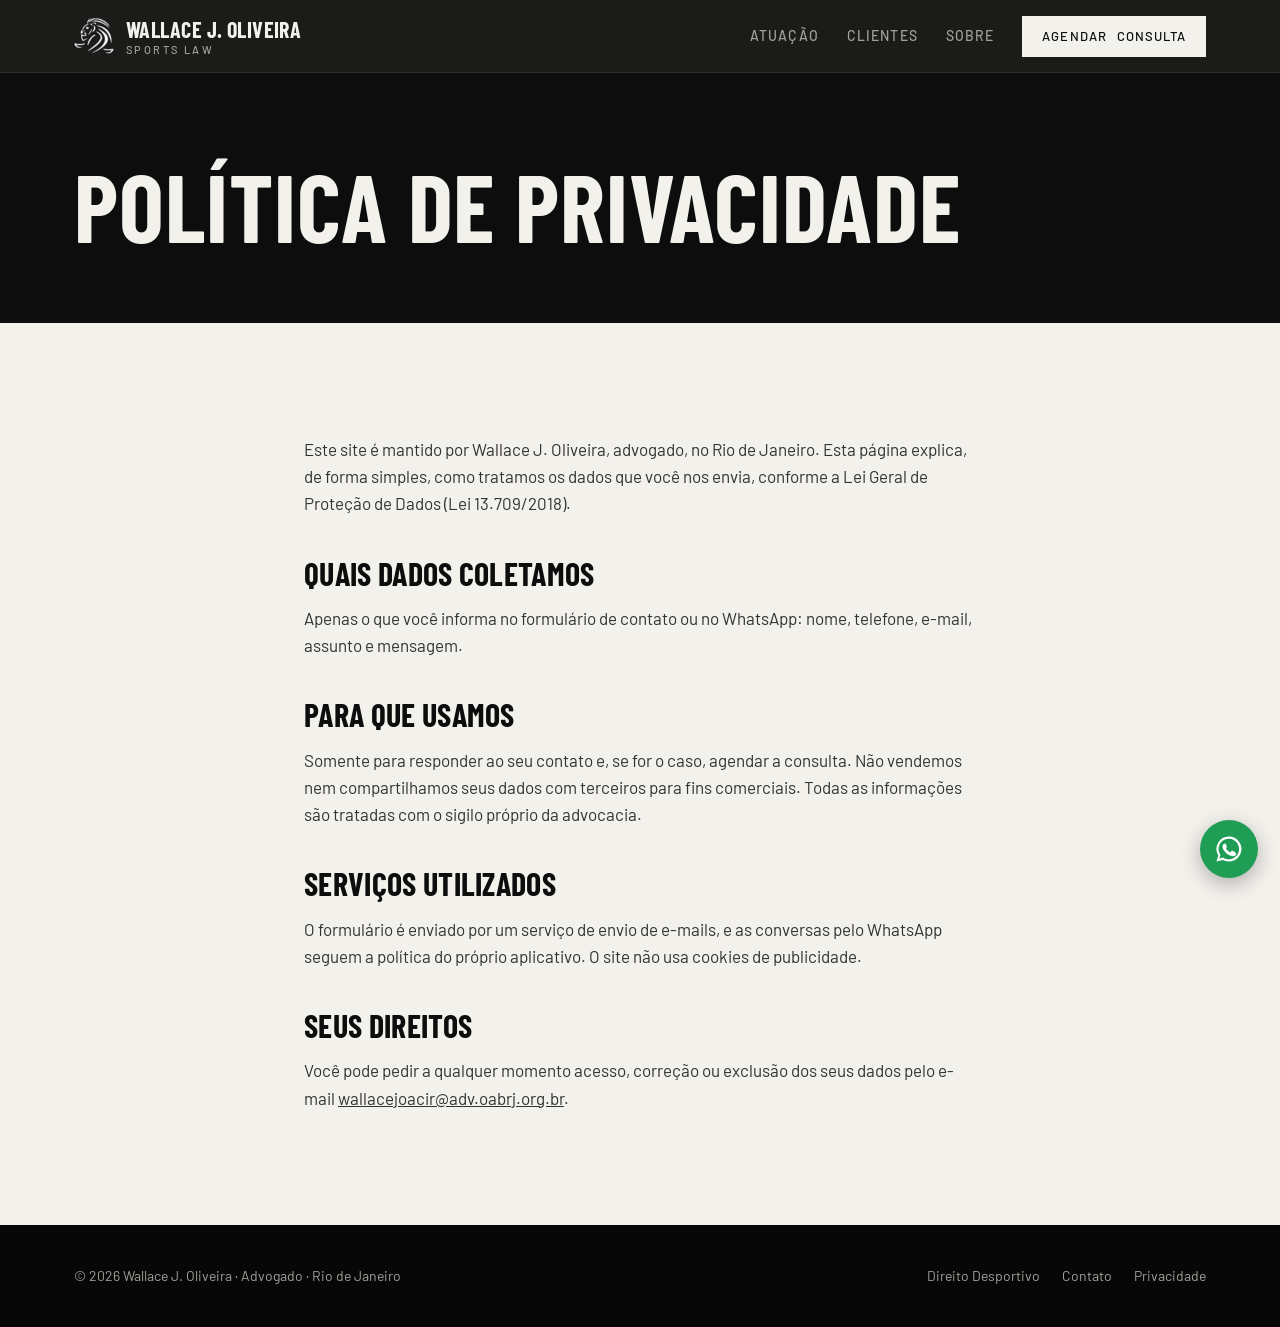
<file: privacidade/index.html>
<!doctype html>
<html lang="pt-BR">
<head>
<meta charset="utf-8">
<meta name="viewport" content="width=device-width, initial-scale=1">
<title>Política de privacidade | Wallace J. Oliveira</title>
<meta name="description" content="Como os dados enviados pelo site são tratados.">
<link rel="canonical" href="https://wjoliveira.com.br/privacidade/">
<meta property="og:title" content="Wallace J. Oliveira | Direito Desportivo">
<meta property="og:description" content="Advogado e consultor em Direito Desportivo para atletas, clubes e projetos esportivos.">
<meta property="og:image" content="https://wjoliveira.com.br/img/wallace.webp">
<meta property="og:type" content="website">
<link rel="icon" href="../favicon.png">
<link rel="apple-touch-icon" href="../apple-touch-icon.png">
<link rel="preconnect" href="https://fonts.googleapis.com">
<link rel="preconnect" href="https://fonts.gstatic.com" crossorigin>
<link href="https://fonts.googleapis.com/css2?family=Barlow+Condensed:wght@600;700&family=Barlow:wght@400;500;600&display=swap" rel="stylesheet">
<link rel="stylesheet" href="../style.css">
<header class="site-header">
  <div class="wrap">
    <a class="brand" href="../">
      <img src="../img/logo-branco.png" alt="" width="40" height="40">
      <div><strong>Wallace J. Oliveira</strong><span>Sports Law</span></div>
    </a>
    <nav class="nav" aria-label="Principal">
      <a href="../#atuacao">Atuação</a>
      <a href="../#clientes">Clientes</a>
      <a href="../#sobre">Sobre</a>
      <a class="btn btn-solid" href="../#agendar">Agendar<span class="hide-sm"> consulta</span></a>
    </nav>
  </div>
</header>
<main>
<section class="page-hero" style="padding:0"><div class="wrap"><h1>Política de privacidade</h1></div></section>
<section><div class="wrap prose">
<p>Este site é mantido por Wallace J. Oliveira, advogado, no Rio de Janeiro. Esta página explica, de forma simples, como tratamos os dados que você nos envia, conforme a Lei Geral de Proteção de Dados (Lei 13.709/2018).</p>
<h2>Quais dados coletamos</h2>
<p>Apenas o que você informa no formulário de contato ou no WhatsApp: nome, telefone, e-mail, assunto e mensagem.</p>
<h2>Para que usamos</h2>
<p>Somente para responder ao seu contato e, se for o caso, agendar a consulta. Não vendemos nem compartilhamos seus dados com terceiros para fins comerciais. Todas as informações são tratadas com o sigilo próprio da advocacia.</p>
<h2>Serviços utilizados</h2>
<p>O formulário é enviado por um serviço de envio de e-mails, e as conversas pelo WhatsApp seguem a política do próprio aplicativo. O site não usa cookies de publicidade.</p>
<h2>Seus direitos</h2>
<p>Você pode pedir a qualquer momento acesso, correção ou exclusão dos seus dados pelo e-mail <a href="mailto:wallacejoacir@adv.oabrj.org.br">wallacejoacir@adv.oabrj.org.br</a>.</p>
</div></section>
</main>

<footer class="site-footer">
  <div class="wrap">
    <span>© <span data-year>2026</span> Wallace J. Oliveira · Advogado · Rio de Janeiro</span>
    <nav aria-label="Rodapé">
      <a href="../direito-desportivo/">Direito Desportivo</a>
      <a href="../#agendar">Contato</a>
      <a href="../privacidade/">Privacidade</a>
    </nav>
  </div>
</footer>

<a class="wa-float" href="https://wa.me/5521988387088" target="_blank" rel="noopener" aria-label="Falar no WhatsApp">
  <svg viewBox="0 0 24 24" fill="currentColor" aria-hidden="true"><path d="M12 2a10 10 0 0 0-8.6 15.1L2 22l5-1.3A10 10 0 1 0 12 2Zm0 18.2c-1.6 0-3.1-.4-4.4-1.2l-.3-.2-3 .8.8-2.9-.2-.3A8.2 8.2 0 1 1 12 20.2Zm4.5-6.1c-.2-.1-1.5-.7-1.7-.8-.2-.1-.4-.1-.6.1l-.8 1c-.1.2-.3.2-.5.1a6.7 6.7 0 0 1-3.3-2.9c-.3-.4.2-.4.7-1.3.1-.2 0-.3 0-.4l-.8-1.8c-.2-.5-.4-.4-.6-.4h-.5a1 1 0 0 0-.7.3 3 3 0 0 0-.9 2.2c0 1.3 1 2.6 1.1 2.8.1.2 1.9 2.9 4.6 4 1.7.7 2.4.8 3.2.7.5-.1 1.5-.6 1.7-1.2.2-.6.2-1.1.2-1.2-.1-.1-.3-.2-.5-.3Z"/></svg>
</a>
<nav class="mobile-bar" aria-label="Ações rápidas">
  <a href="../#agendar">Agendar</a>
  <a class="wa" href="https://wa.me/5521988387088" target="_blank" rel="noopener">WhatsApp</a>
</nav>

<script src="../main.js"></script>
</body>
</html>
</file>
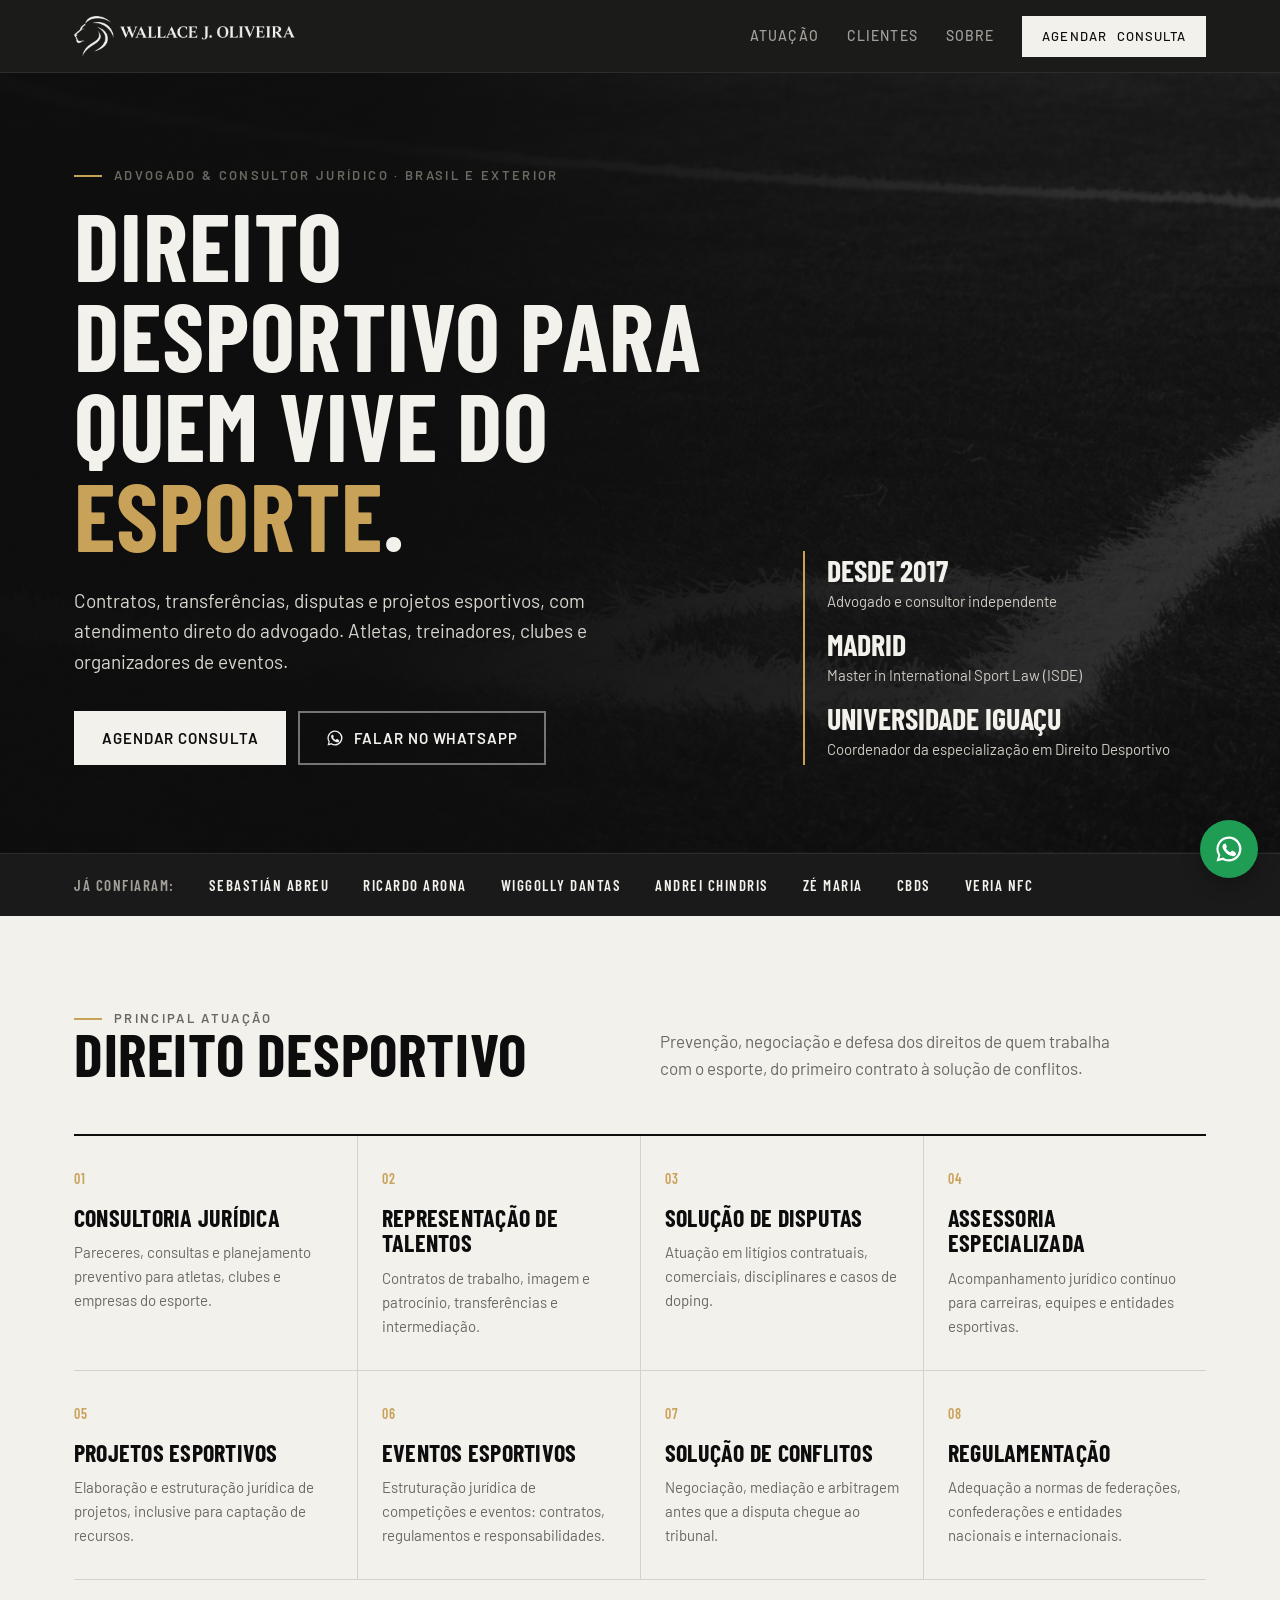
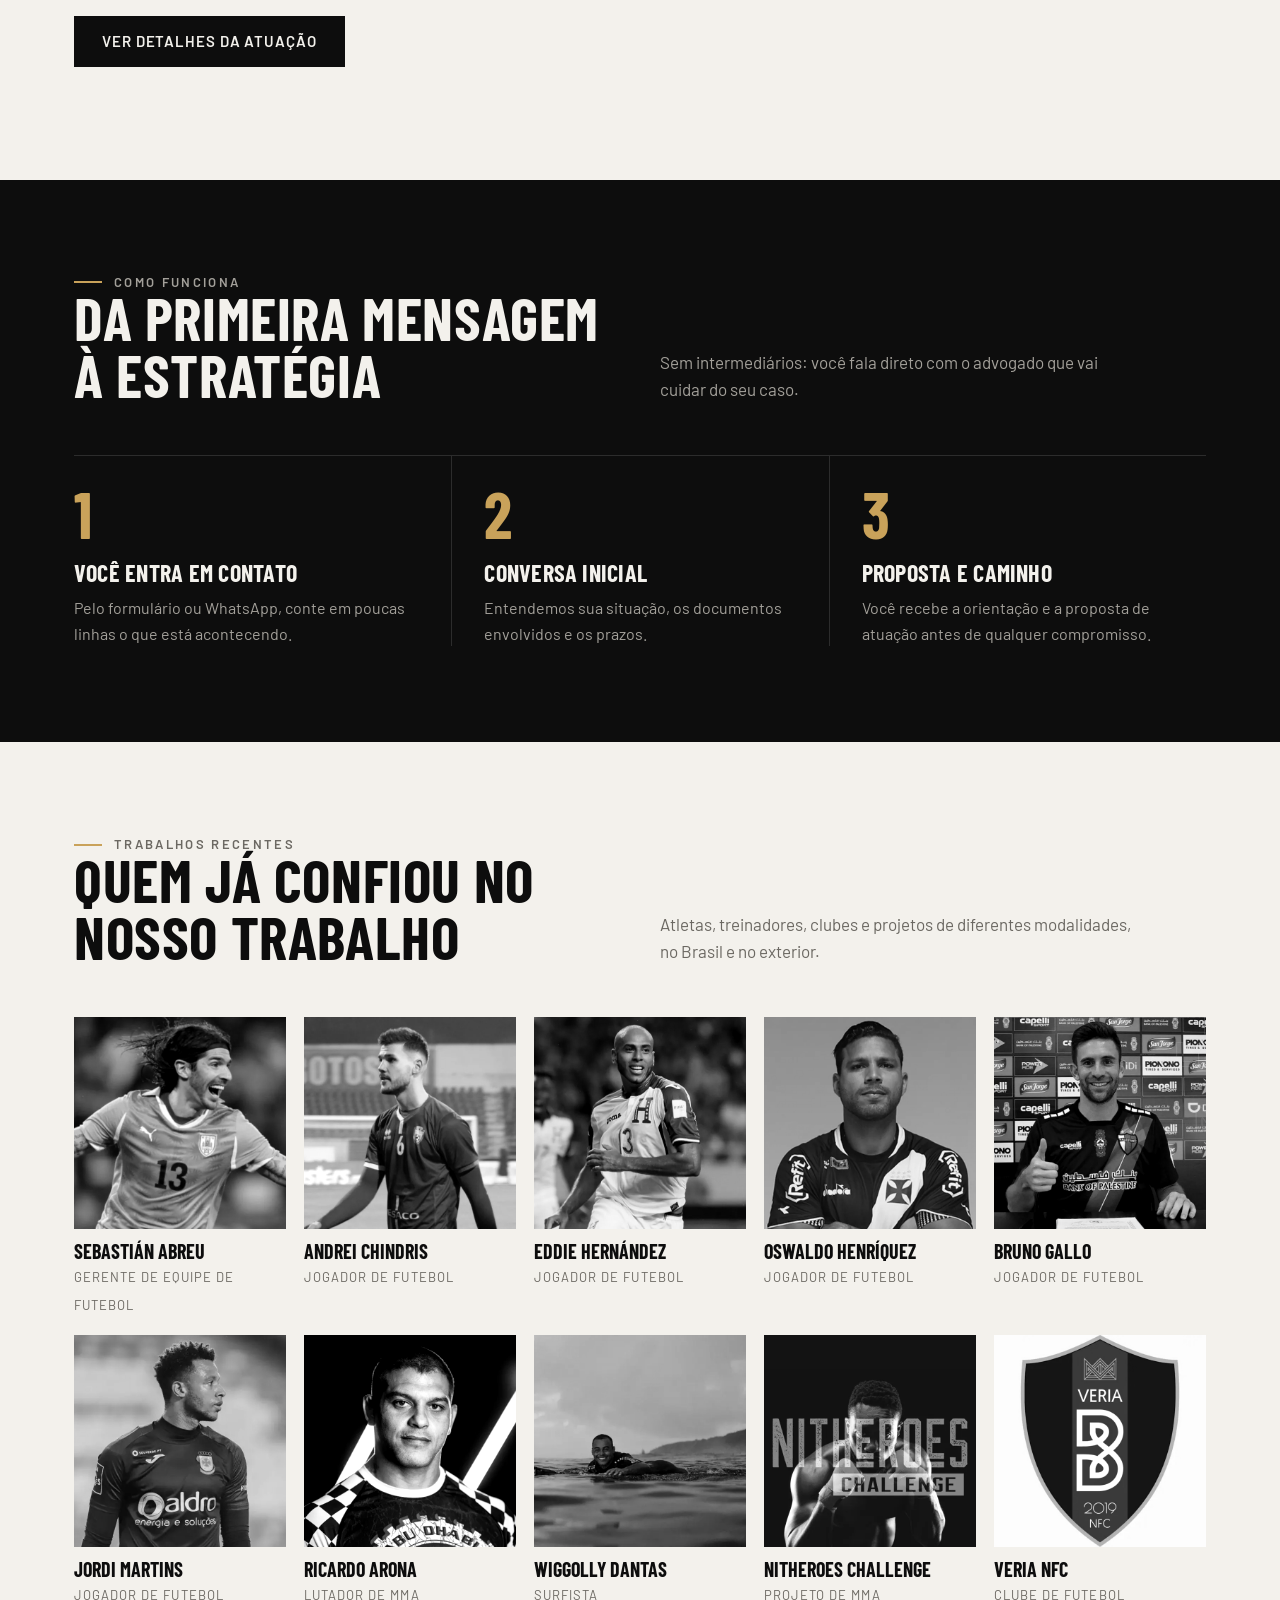
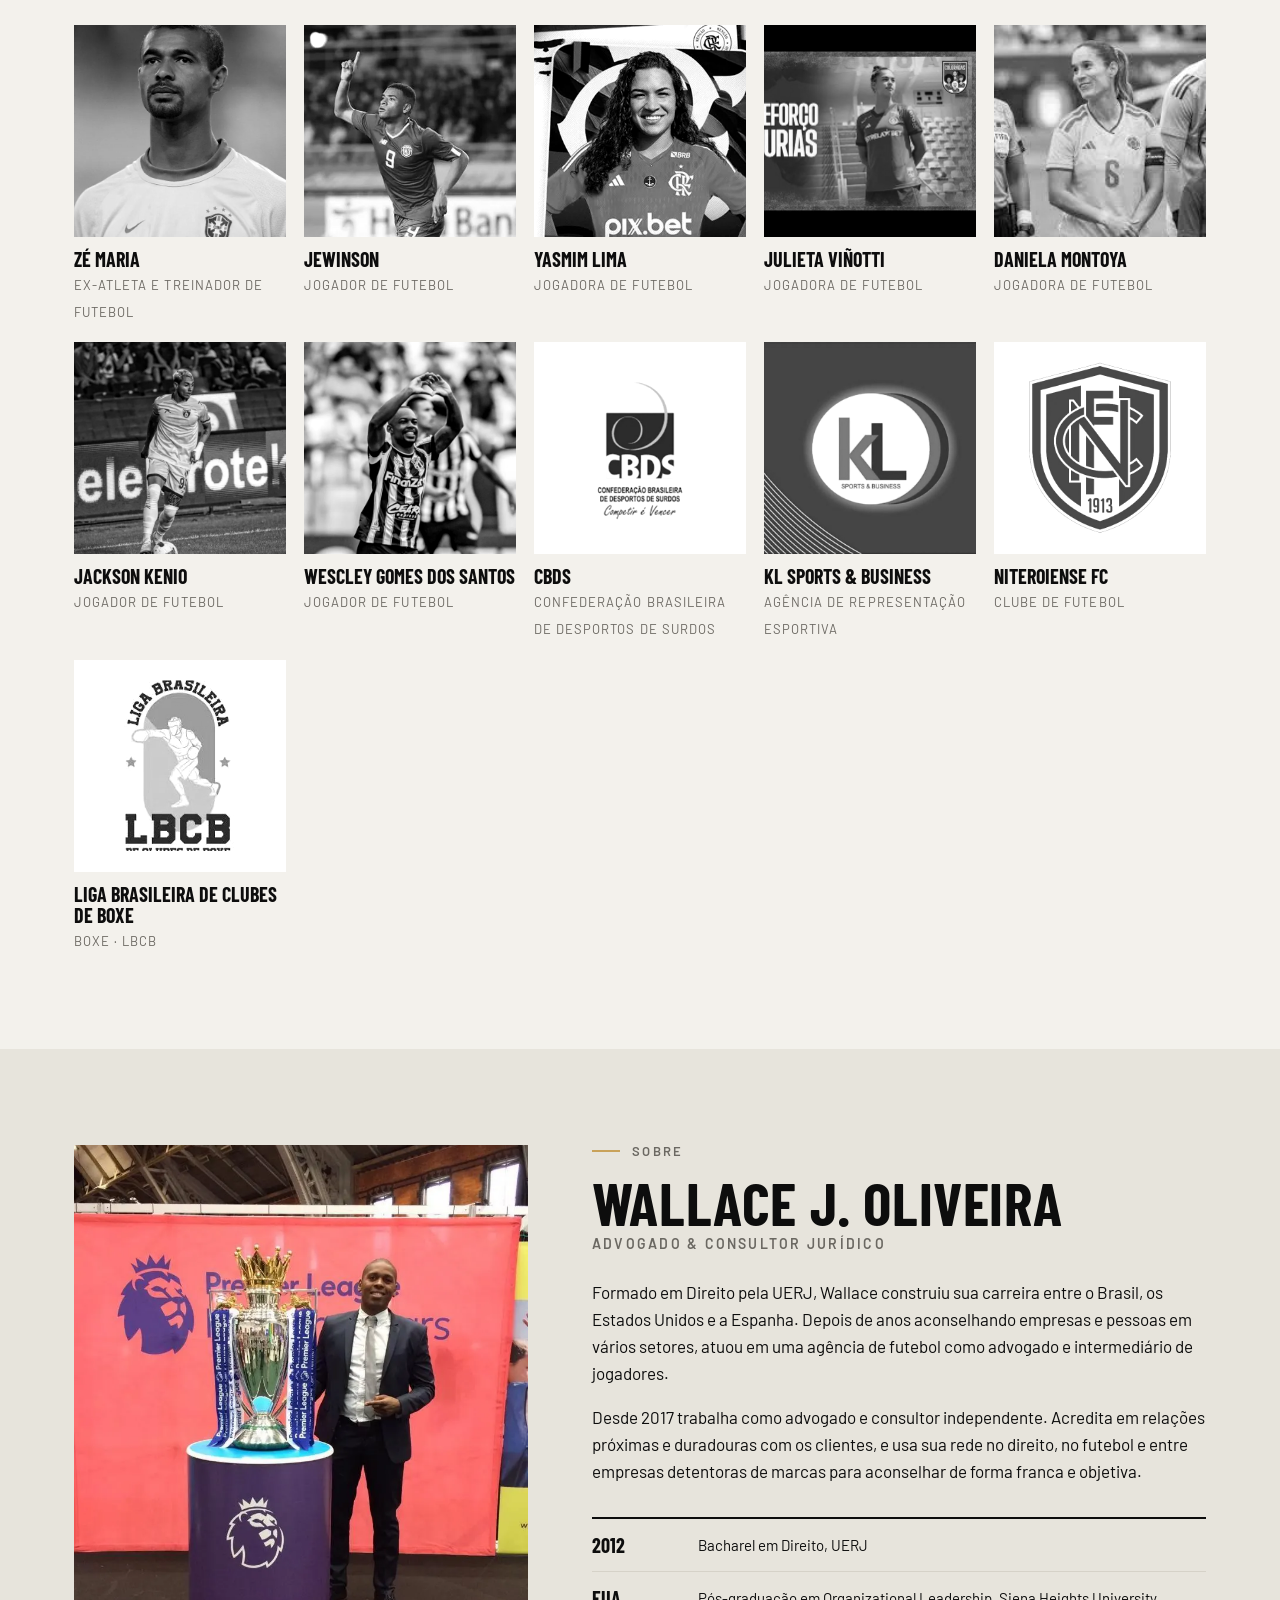
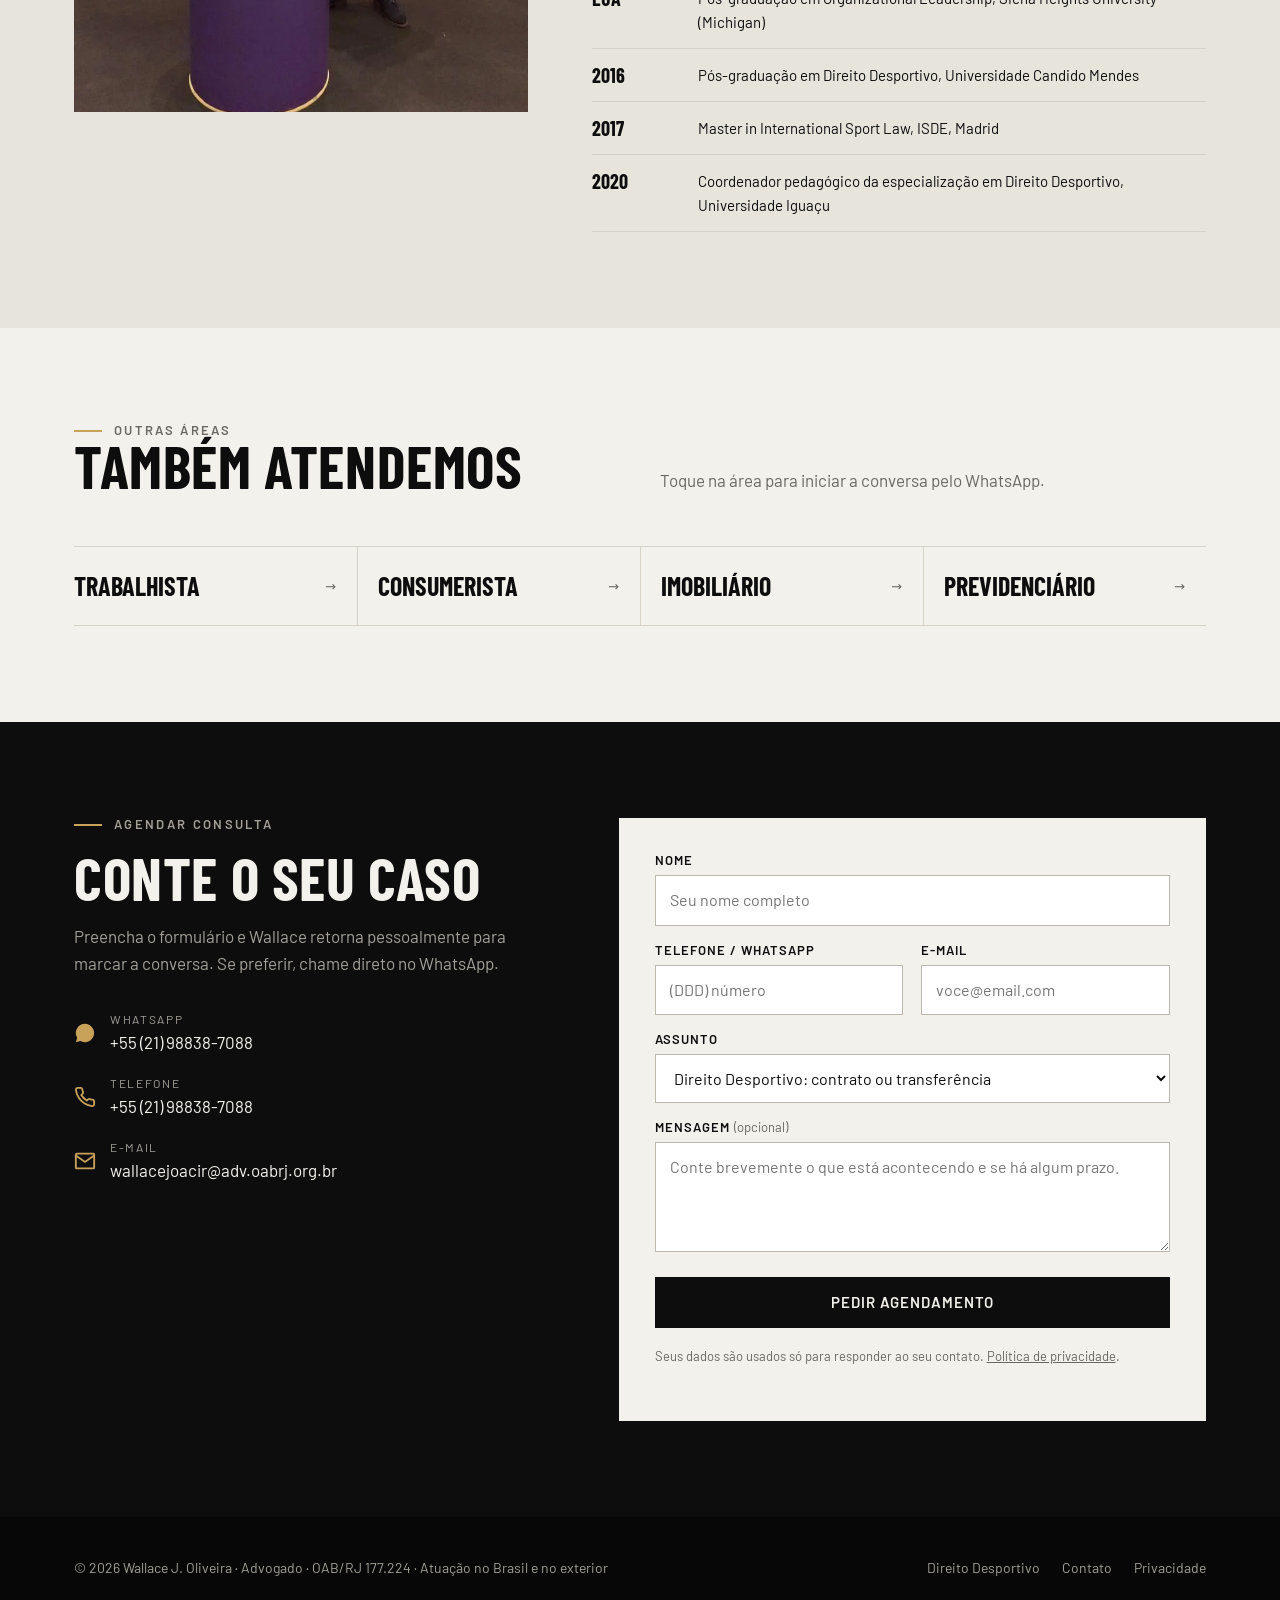
<file: public/index.html>
<!doctype html>
<html lang="pt-BR">
<head>
<meta charset="utf-8">
<meta name="viewport" content="width=device-width, initial-scale=1">
<title>Wallace J. Oliveira | Advogado de Direito Desportivo no Brasil e no exterior</title>
<meta name="description" content="Advogado e consultor em Direito Desportivo. Contratos, representação de atletas, solução de disputas e estruturação jurídica de eventos esportivos, em todo o Brasil e no exterior. Agende uma consulta.">
<link rel="canonical" href="https://wjoliveira.com.br/">
<meta property="og:title" content="Wallace J. Oliveira | Direito Desportivo">
<meta property="og:description" content="Advogado e consultor em Direito Desportivo para atletas, clubes e projetos esportivos.">
<meta property="og:image" content="https://wjoliveira.com.br/img/wallace.webp">
<meta property="og:type" content="website">
<link rel="icon" href="favicon.png">
<link rel="apple-touch-icon" href="apple-touch-icon.png">
<link rel="preconnect" href="https://fonts.googleapis.com">
<link rel="preconnect" href="https://fonts.gstatic.com" crossorigin>
<link href="https://fonts.googleapis.com/css2?family=Barlow+Condensed:wght@600;700&family=Barlow:wght@400;500;600&display=swap" rel="stylesheet">
<link rel="stylesheet" href="style.css">
<script type="application/ld+json">
{"@context": "https://schema.org", "@type": "Attorney", "name": "Wallace J. Oliveira", "description": "Advogado e consultor jurídico em Direito Desportivo", "url": "https://wjoliveira.com.br", "telephone": "+55-21-98838-7088", "email": "wallacejoacir@adv.oabrj.org.br", "image": "https://wjoliveira.com.br/img/wallace.webp", "areaServed": [{"@type": "Country", "name": "Brasil"}, "Internacional"], "identifier": {"@type": "PropertyValue", "propertyID": "OAB/RJ", "value": "177.224"}}
</script>
<script type="text/javascript">
    (function(c,l,a,r,i,t,y){
        c[a]=c[a]||function(){(c[a].q=c[a].q||[]).push(arguments)};
        t=l.createElement(r);t.async=1;t.src="https://www.clarity.ms/tag/"+i;
        y=l.getElementsByTagName(r)[0];y.parentNode.insertBefore(t,y);
    })(window, document, "clarity", "script", "zebz0zrrli");
</script>
</head>
<body>

<header class="site-header">
  <div class="wrap">
    <a class="brand" href="./">
      <img class="logo" src="img/logo.png" alt="Wallace J. Oliveira" width="221" height="40">
    </a>
    <nav class="nav" aria-label="Principal">
      <a href="#atuacao">Atuação</a>
      <a href="#clientes">Clientes</a>
      <a href="#sobre">Sobre</a>
      <a class="btn btn-solid" href="#agendar">Agendar<span class="hide-sm"> consulta</span></a>
    </nav>
  </div>
</header>

<main>
<section class="hero" style="padding:0">
  <div class="hero-bg" aria-hidden="true"></div>
  <div class="wrap">
    <div>
      <p class="eyebrow">Advogado &amp; consultor jurídico · Brasil e exterior</p>
      <h1>Direito desportivo para quem vive do <em>esporte</em>.</h1>
      <p class="hero-lead">Contratos, transferências, disputas e projetos esportivos, com atendimento direto do advogado. Atletas, treinadores, clubes e organizadores de eventos.</p>
      <div class="hero-ctas">
        <a class="btn btn-solid" href="#agendar">Agendar consulta</a>
        <a class="btn btn-ghost" href="https://wa.me/5521988387088?text=Ol%C3%A1%2C%20gostaria%20de%20falar%20sobre%20Direito%20Desportivo" target="_blank" rel="noopener">
          <svg viewBox="0 0 24 24" fill="currentColor" aria-hidden="true"><path d="M12 2a10 10 0 0 0-8.6 15.1L2 22l5-1.3A10 10 0 1 0 12 2Zm0 18.2c-1.6 0-3.1-.4-4.4-1.2l-.3-.2-3 .8.8-2.9-.2-.3A8.2 8.2 0 1 1 12 20.2Zm4.5-6.1c-.2-.1-1.5-.7-1.7-.8-.2-.1-.4-.1-.6.1l-.8 1c-.1.2-.3.2-.5.1a6.7 6.7 0 0 1-3.3-2.9c-.3-.4.2-.4.7-1.3.1-.2 0-.3 0-.4l-.8-1.8c-.2-.5-.4-.4-.6-.4h-.5a1 1 0 0 0-.7.3 3 3 0 0 0-.9 2.2c0 1.3 1 2.6 1.1 2.8.1.2 1.9 2.9 4.6 4 1.7.7 2.4.8 3.2.7.5-.1 1.5-.6 1.7-1.2.2-.6.2-1.1.2-1.2-.1-.1-.3-.2-.5-.3Z"/></svg>
          Falar no WhatsApp
        </a>
      </div>
    </div>
    <aside class="hero-card">
      <dl>
        <div><dt>Desde 2017</dt><dd>Advogado e consultor independente</dd></div>
        <div><dt>Madrid</dt><dd>Master in International Sport Law (ISDE)</dd></div>
        <div><dt>Universidade Iguaçu</dt><dd>Coordenador da especialização em Direito Desportivo</dd></div>
      </dl>
    </aside>
  </div>
</section>

<div class="strip" aria-label="Alguns clientes">
  <div class="wrap">
    <span>Já confiaram:</span>
    <b>Sebastián Abreu</b><b>Ricardo Arona</b><b>Wiggolly Dantas</b><b>Andrei Chindris</b><b>Zé Maria</b><b>CBDS</b><b>Veria NFC</b>
  </div>
</div>

<section id="atuacao">
  <div class="wrap">
    <div class="section-head">
      <div>
        <p class="eyebrow">Principal atuação</p>
        <h2>Direito Desportivo</h2>
      </div>
      <p>Prevenção, negociação e defesa dos direitos de quem trabalha com o esporte, do primeiro contrato à solução de conflitos.</p>
    </div>
    <div class="services">
      <article class="service"><span class="num">01</span><h3>Consultoria jurídica</h3><p>Pareceres, consultas e planejamento preventivo para atletas, clubes e empresas do esporte.</p></article>
      <article class="service"><span class="num">02</span><h3>Representação de talentos</h3><p>Contratos de trabalho, imagem e patrocínio, transferências e intermediação.</p></article>
      <article class="service"><span class="num">03</span><h3>Solução de disputas</h3><p>Atuação em litígios contratuais, comerciais, disciplinares e casos de doping.</p></article>
      <article class="service"><span class="num">04</span><h3>Assessoria especializada</h3><p>Acompanhamento jurídico contínuo para carreiras, equipes e entidades esportivas.</p></article>
      <article class="service"><span class="num">05</span><h3>Projetos esportivos</h3><p>Elaboração e estruturação jurídica de projetos, inclusive para captação de recursos.</p></article>
      <article class="service"><span class="num">06</span><h3>Eventos esportivos</h3><p>Estruturação jurídica de competições e eventos: contratos, regulamentos e responsabilidades.</p></article>
      <article class="service"><span class="num">07</span><h3>Solução de conflitos</h3><p>Negociação, mediação e arbitragem antes que a disputa chegue ao tribunal.</p></article>
      <article class="service"><span class="num">08</span><h3>Regulamentação</h3><p>Adequação a normas de federações, confederações e entidades nacionais e internacionais.</p></article>
    </div>
    <p style="margin-top:36px"><a class="btn btn-dark" href="direito-desportivo/">Ver detalhes da atuação</a></p>
  </div>
</section>

<section class="dark">
  <div class="wrap">
    <div class="section-head">
      <div>
        <p class="eyebrow">Como funciona</p>
        <h2>Da primeira mensagem à estratégia</h2>
      </div>
      <p>Sem intermediários: você fala direto com o advogado que vai cuidar do seu caso.</p>
    </div>
    <div class="steps">
      <div class="step"><b>1</b><h3>Você entra em contato</h3><p>Pelo formulário ou WhatsApp, conte em poucas linhas o que está acontecendo.</p></div>
      <div class="step"><b>2</b><h3>Conversa inicial</h3><p>Entendemos sua situação, os documentos envolvidos e os prazos.</p></div>
      <div class="step"><b>3</b><h3>Proposta e caminho</h3><p>Você recebe a orientação e a proposta de atuação antes de qualquer compromisso.</p></div>
    </div>
  </div>
</section>

<section id="clientes">
  <div class="wrap">
    <div class="section-head">
      <div>
        <p class="eyebrow">Trabalhos recentes</p>
        <h2>Quem já confiou no nosso trabalho</h2>
      </div>
      <p>Atletas, treinadores, clubes e projetos de diferentes modalidades, no Brasil e no exterior.</p>
    </div>
    <div class="clients">
      <div class="client"><figure><img src="img/c-abreu.webp" alt="Sebastián Abreu" loading="lazy" width="600" height="600"><figcaption><strong>Sebastián Abreu</strong><span>Gerente de equipe de futebol</span></figcaption></figure></div>
      <div class="client"><figure><img src="img/c-chindris.webp" alt="Andrei Chindris" loading="lazy" width="600" height="600"><figcaption><strong>Andrei Chindris</strong><span>Jogador de futebol</span></figcaption></figure></div>
      <div class="client"><figure><img src="img/c-hernandez.webp" alt="Eddie Hernández" loading="lazy" width="600" height="600"><figcaption><strong>Eddie Hernández</strong><span>Jogador de futebol</span></figcaption></figure></div>
      <div class="client"><figure><img src="img/c-henriquez.webp" alt="Oswaldo Henríquez" loading="lazy" width="600" height="600"><figcaption><strong>Oswaldo Henríquez</strong><span>Jogador de futebol</span></figcaption></figure></div>
      <div class="client"><figure><img src="img/c-gallo.webp" alt="Bruno Gallo" loading="lazy" width="600" height="600"><figcaption><strong>Bruno Gallo</strong><span>Jogador de futebol</span></figcaption></figure></div>
      <div class="client"><figure><img src="img/c-martins.webp" alt="Jordi Martins" loading="lazy" width="600" height="600"><figcaption><strong>Jordi Martins</strong><span>Jogador de futebol</span></figcaption></figure></div>
      <div class="client"><figure><img src="img/c-arona.webp" alt="Ricardo Arona" loading="lazy" width="600" height="600"><figcaption><strong>Ricardo Arona</strong><span>Lutador de MMA</span></figcaption></figure></div>
      <div class="client"><figure><img src="img/c-dantas.webp" alt="Wiggolly Dantas" loading="lazy" width="600" height="600"><figcaption><strong>Wiggolly Dantas</strong><span>Surfista</span></figcaption></figure></div>
      <div class="client"><figure><img src="img/c-nitheroes.webp" alt="Nitheroes Challenge" loading="lazy" width="600" height="600"><figcaption><strong>Nitheroes Challenge</strong><span>Projeto de MMA</span></figcaption></figure></div>
      <div class="client"><figure><img src="img/c-veria.webp" alt="Escudo do Veria NFC" loading="lazy" width="600" height="600"><figcaption><strong>Veria NFC</strong><span>Clube de futebol</span></figcaption></figure></div>
      <div class="client"><figure><img src="img/c-zemaria.webp" alt="Zé Maria" loading="lazy" width="600" height="600"><figcaption><strong>Zé Maria</strong><span>Ex-atleta e treinador de futebol</span></figcaption></figure></div>
      <div class="client"><figure><img src="img/c-jewinson.webp" alt="Jewinson" loading="lazy" width="600" height="600"><figcaption><strong>Jewinson</strong><span>Jogador de futebol</span></figcaption></figure></div>
      <div class="client"><figure><img src="img/c-yasmim.webp" alt="Yasmim Lima" loading="lazy" width="600" height="600"><figcaption><strong>Yasmim Lima</strong><span>Jogadora de futebol</span></figcaption></figure></div>
      <div class="client"><figure><img src="img/c-vinotti.webp" alt="Julieta Viñotti" loading="lazy" width="600" height="600"><figcaption><strong>Julieta Viñotti</strong><span>Jogadora de futebol</span></figcaption></figure></div>
      <div class="client"><figure><img src="img/c-montoya.webp" alt="Daniela Montoya" loading="lazy" width="600" height="600"><figcaption><strong>Daniela Montoya</strong><span>Jogadora de futebol</span></figcaption></figure></div>
      <div class="client"><figure><img src="img/c-jackson.webp" alt="Jackson Kenio" loading="lazy" width="600" height="600"><figcaption><strong>Jackson Kenio</strong><span>Jogador de futebol</span></figcaption></figure></div>
      <div class="client"><figure><img src="img/c-wescley.webp" alt="Wescley Gomes dos Santos" loading="lazy" width="600" height="600"><figcaption><strong>Wescley Gomes dos Santos</strong><span>Jogador de futebol</span></figcaption></figure></div>
      <div class="client"><figure><img src="img/c-cbds.webp" alt="CBDS" loading="lazy" width="600" height="600"><figcaption><strong>CBDS</strong><span>Confederação Brasileira de Desportos de Surdos</span></figcaption></figure></div>
      <div class="client"><figure><img src="img/c-kl.webp" alt="KL Sports &amp; Business" loading="lazy" width="600" height="600"><figcaption><strong>KL Sports &amp; Business</strong><span>Agência de representação esportiva</span></figcaption></figure></div>
      <div class="client"><figure><img src="img/c-clube1913.webp" alt="Escudo do Niteroiense FC" loading="lazy" width="600" height="600"><figcaption><strong>Niteroiense FC</strong><span>Clube de futebol</span></figcaption></figure></div>
      <div class="client"><figure><img src="img/c-lbcb.webp" alt="Logo da Liga Brasileira de Clubes de Boxe" loading="lazy" width="280" height="280"><figcaption><strong>Liga Brasileira de Clubes de Boxe</strong><span>Boxe · LBCB</span></figcaption></figure></div>
    </div>
  </div>
</section>

<section class="about" id="sobre">
  <div class="wrap">
    <figure class="about-photo" style="margin:0">
      <img src="img/wallace.webp" alt="Wallace J. Oliveira ao lado do troféu da Premier League" loading="lazy" width="675" height="900">
    </figure>
    <div>
      <p class="eyebrow">Sobre</p>
      <h2>Wallace J. Oliveira</h2>
      <p class="role">Advogado &amp; consultor jurídico</p>
      <p>Formado em Direito pela UERJ, Wallace construiu sua carreira entre o Brasil, os Estados Unidos e a Espanha. Depois de anos aconselhando empresas e pessoas em vários setores, atuou em uma agência de futebol como advogado e intermediário de jogadores.</p>
      <p>Desde 2017 trabalha como advogado e consultor independente. Acredita em relações próximas e duradouras com os clientes, e usa sua rede no direito, no futebol e entre empresas detentoras de marcas para aconselhar de forma franca e objetiva.</p>
      <ul class="timeline">
        <li><b>2012</b><span>Bacharel em Direito, UERJ</span></li>
        <li><b>EUA</b><span>Pós-graduação em Organizational Leadership, Siena Heights University (Michigan)</span></li>
        <li><b>2016</b><span>Pós-graduação em Direito Desportivo, Universidade Candido Mendes</span></li>
        <li><b>2017</b><span>Master in International Sport Law, ISDE, Madrid</span></li>
        <li><b>2020</b><span>Coordenador pedagógico da especialização em Direito Desportivo, Universidade Iguaçu</span></li>
      </ul>
    </div>
  </div>
</section>

<section>
  <div class="wrap">
    <div class="section-head">
      <div>
        <p class="eyebrow">Outras áreas</p>
        <h2>Também atendemos</h2>
      </div>
      <p>Toque na área para iniciar a conversa pelo WhatsApp.</p>
    </div>
    <div class="areas">
      <a class="area" href="https://wa.me/5521988387088?text=Ol%C3%A1%2C%20preciso%20de%20atendimento%20Trabalhista" target="_blank" rel="noopener">Trabalhista <span>→</span></a>
      <a class="area" href="https://wa.me/5521988387088?text=Ol%C3%A1%2C%20preciso%20de%20atendimento%20Consumerista" target="_blank" rel="noopener">Consumerista <span>→</span></a>
      <a class="area" href="https://wa.me/5521988387088?text=Ol%C3%A1%2C%20preciso%20de%20atendimento%20Imobili%C3%A1rio" target="_blank" rel="noopener">Imobiliário <span>→</span></a>
      <a class="area" href="https://wa.me/5521988387088?text=Ol%C3%A1%2C%20preciso%20de%20atendimento%20Previdenci%C3%A1rio" target="_blank" rel="noopener">Previdenciário <span>→</span></a>
    </div>
  </div>
</section>

<section class="dark booking" id="agendar">
  <div class="wrap">
    <div class="booking-side">
      <p class="eyebrow">Agendar consulta</p>
      <h2>Conte o seu caso</h2>
      <p>Preencha o formulário e Wallace retorna pessoalmente para marcar a conversa. Se preferir, chame direto no WhatsApp.</p>
      <ul class="contact-list">
        <li><a href="https://wa.me/5521988387088" target="_blank" rel="noopener"><svg viewBox="0 0 24 24" fill="currentColor" aria-hidden="true"><path d="M12 2a10 10 0 0 0-8.6 15.1L2 22l5-1.3A10 10 0 1 0 12 2Zm4.5 12.1c-.2-.1-1.5-.7-1.7-.8-.2-.1-.4-.1-.6.1l-.8 1c-.1.2-.3.2-.5.1a6.7 6.7 0 0 1-3.3-2.9c-.3-.4.2-.4.7-1.3.1-.2 0-.3 0-.4l-.8-1.8c-.2-.5-.4-.4-.6-.4h-.5a1 1 0 0 0-.7.3 3 3 0 0 0-.9 2.2c0 1.3 1 2.6 1.1 2.8.1.2 1.9 2.9 4.6 4 1.7.7 2.4.8 3.2.7.5-.1 1.5-.6 1.7-1.2.2-.6.2-1.1.2-1.2-.1-.1-.3-.2-.5-.3Z"/></svg><span><small>WhatsApp</small>+55 (21) 98838-7088</span></a></li>
        <li><a href="tel:+5521988387088"><svg viewBox="0 0 24 24" fill="none" stroke="currentColor" stroke-width="2" aria-hidden="true"><path d="M22 16.9v3a2 2 0 0 1-2.2 2 19.8 19.8 0 0 1-8.6-3.1 19.5 19.5 0 0 1-6-6A19.8 19.8 0 0 1 2.1 4.2 2 2 0 0 1 4.1 2h3a2 2 0 0 1 2 1.7c.1 1 .4 1.9.7 2.8a2 2 0 0 1-.5 2.1L8 9.9a16 16 0 0 0 6 6l1.3-1.3a2 2 0 0 1 2.1-.4c.9.3 1.8.6 2.8.7a2 2 0 0 1 1.7 2Z"/></svg><span><small>Telefone</small>+55 (21) 98838-7088</span></a></li>
        <li><a href="mailto:wallacejoacir@adv.oabrj.org.br"><svg viewBox="0 0 24 24" fill="none" stroke="currentColor" stroke-width="2" aria-hidden="true"><rect x="2" y="4" width="20" height="16" rx="1"/><path d="m22 6-10 7L2 6"/></svg><span><small>E-mail</small>wallacejoacir@adv.oabrj.org.br</span></a></li>
      </ul>
    </div>

    <form class="book" novalidate>
      <div class="full"><label for="nome">Nome</label><input id="nome" name="nome" autocomplete="name" required placeholder="Seu nome completo"></div>
      <div><label for="telefone">Telefone / WhatsApp</label><input id="telefone" name="telefone" type="tel" autocomplete="tel" required placeholder="(DDD) número"></div>
      <div><label for="email">E-mail</label><input id="email" name="email" type="email" autocomplete="email" required placeholder="voce@email.com"></div>
      <div class="full"><label for="assunto">Assunto</label>
        <select id="assunto" name="assunto" required>
          <option>Direito Desportivo: contrato ou transferência</option>
          <option>Direito Desportivo: disputa, punição ou doping</option>
          <option>Direito Desportivo: projeto ou evento esportivo</option>
          <option>Direito Desportivo: outro assunto</option>
          <option>Trabalhista</option>
          <option>Consumerista</option>
          <option>Imobiliário</option>
          <option>Previdenciário</option>
        </select>
      </div>
      <div class="full"><label for="mensagem">Mensagem <span style="text-transform:none;letter-spacing:0;font-weight:400;color:var(--muted)">(opcional)</span></label><textarea id="mensagem" name="mensagem" placeholder="Conte brevemente o que está acontecendo e se há algum prazo."></textarea></div>
      <input class="hp" type="checkbox" name="botcheck" tabindex="-1" autocomplete="off" aria-hidden="true">
      <div class="full"><button class="btn btn-dark" type="submit">Pedir agendamento</button></div>
      <p class="consent full">Seus dados são usados só para responder ao seu contato. <a href="privacidade/">Política de privacidade</a>.</p>
      <p class="form-status full" role="status" aria-live="polite"></p>
    </form>
  </div>
</section>
</main>

<footer class="site-footer">
  <div class="wrap">
    <span>© <span data-year>2026</span> Wallace J. Oliveira · Advogado · OAB/RJ 177.224 · Atuação no Brasil e no exterior</span>
    <nav aria-label="Rodapé">
      <a href="direito-desportivo/">Direito Desportivo</a>
      <a href="#agendar">Contato</a>
      <a href="privacidade/">Privacidade</a>
    </nav>
  </div>
</footer>

<a class="wa-float" href="https://wa.me/5521988387088" target="_blank" rel="noopener" aria-label="Falar no WhatsApp">
  <svg viewBox="0 0 24 24" fill="currentColor" aria-hidden="true"><path d="M12 2a10 10 0 0 0-8.6 15.1L2 22l5-1.3A10 10 0 1 0 12 2Zm0 18.2c-1.6 0-3.1-.4-4.4-1.2l-.3-.2-3 .8.8-2.9-.2-.3A8.2 8.2 0 1 1 12 20.2Zm4.5-6.1c-.2-.1-1.5-.7-1.7-.8-.2-.1-.4-.1-.6.1l-.8 1c-.1.2-.3.2-.5.1a6.7 6.7 0 0 1-3.3-2.9c-.3-.4.2-.4.7-1.3.1-.2 0-.3 0-.4l-.8-1.8c-.2-.5-.4-.4-.6-.4h-.5a1 1 0 0 0-.7.3 3 3 0 0 0-.9 2.2c0 1.3 1 2.6 1.1 2.8.1.2 1.9 2.9 4.6 4 1.7.7 2.4.8 3.2.7.5-.1 1.5-.6 1.7-1.2.2-.6.2-1.1.2-1.2-.1-.1-.3-.2-.5-.3Z"/></svg>
</a>
<nav class="mobile-bar" aria-label="Ações rápidas">
  <a href="#agendar">Agendar</a>
  <a class="wa" href="https://wa.me/5521988387088" target="_blank" rel="noopener">WhatsApp</a>
</nav>

<script src="main.js"></script>
</body>
</html>
</file>
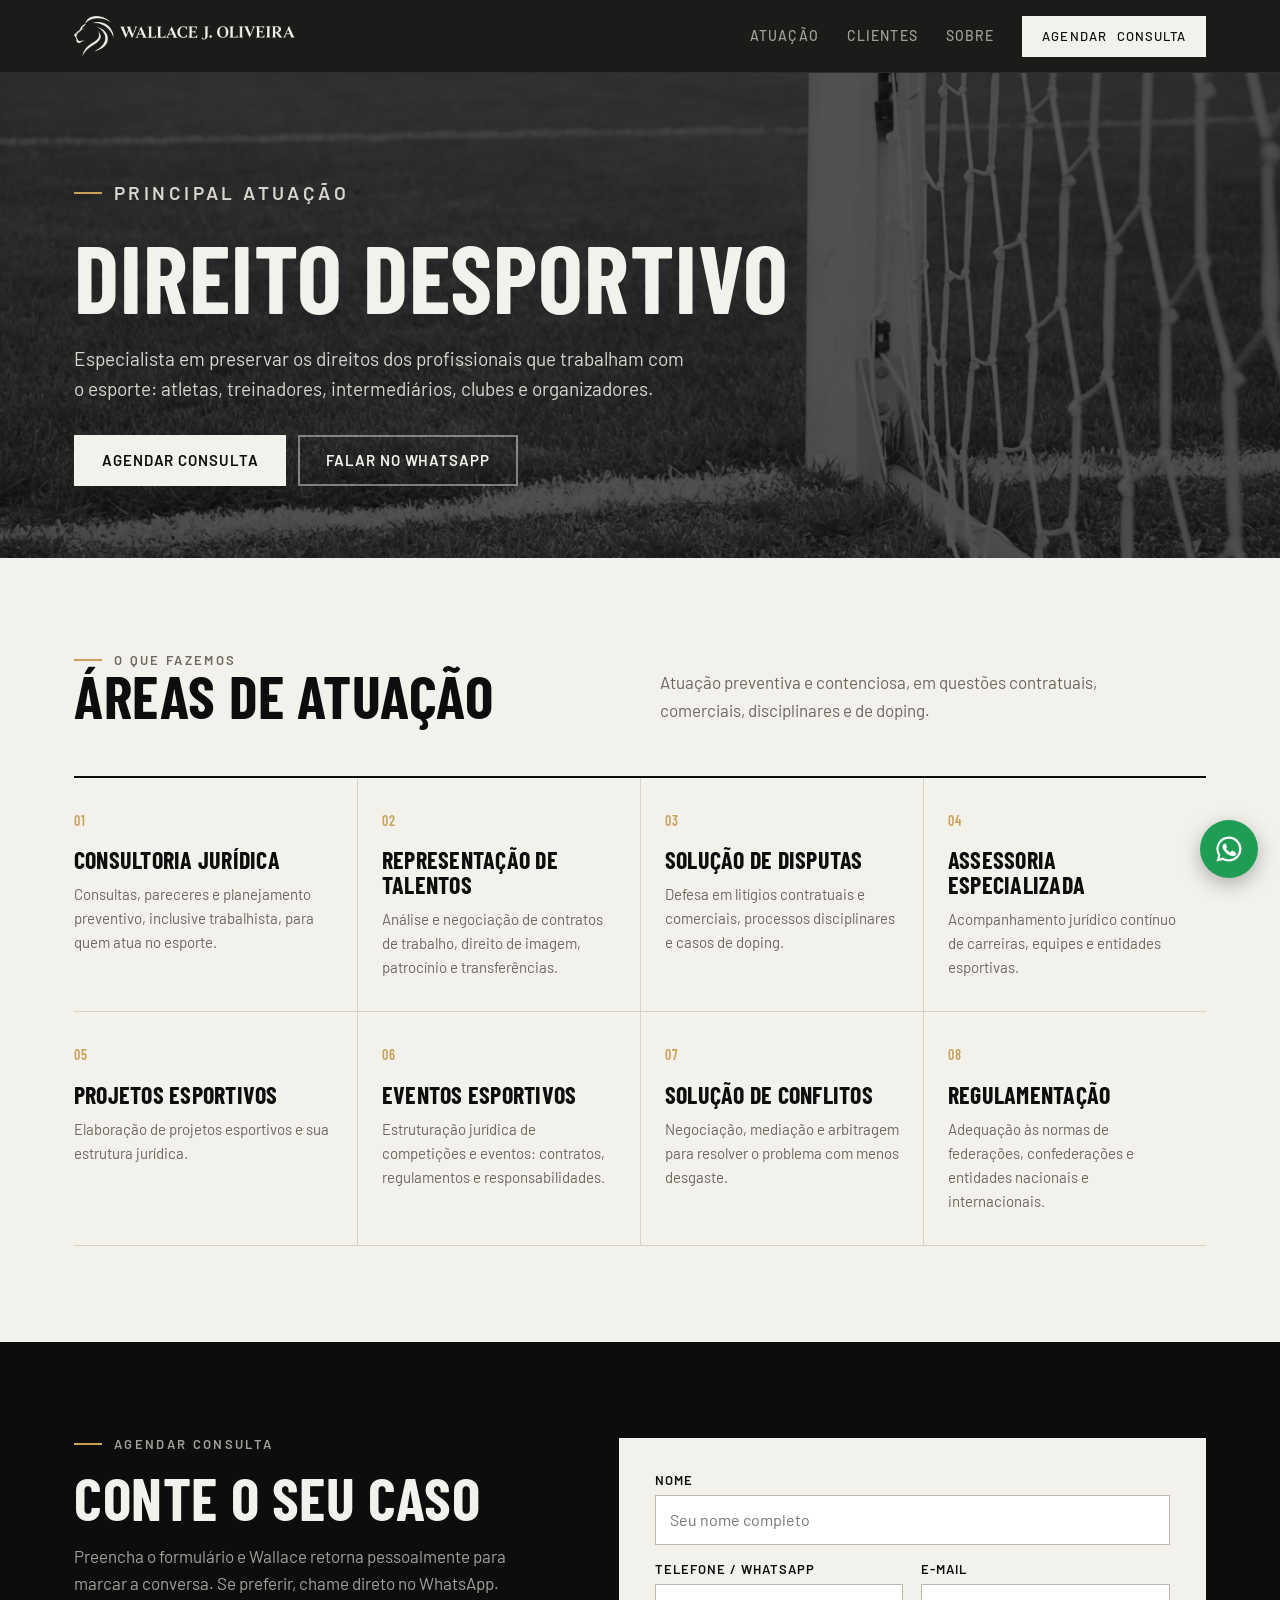
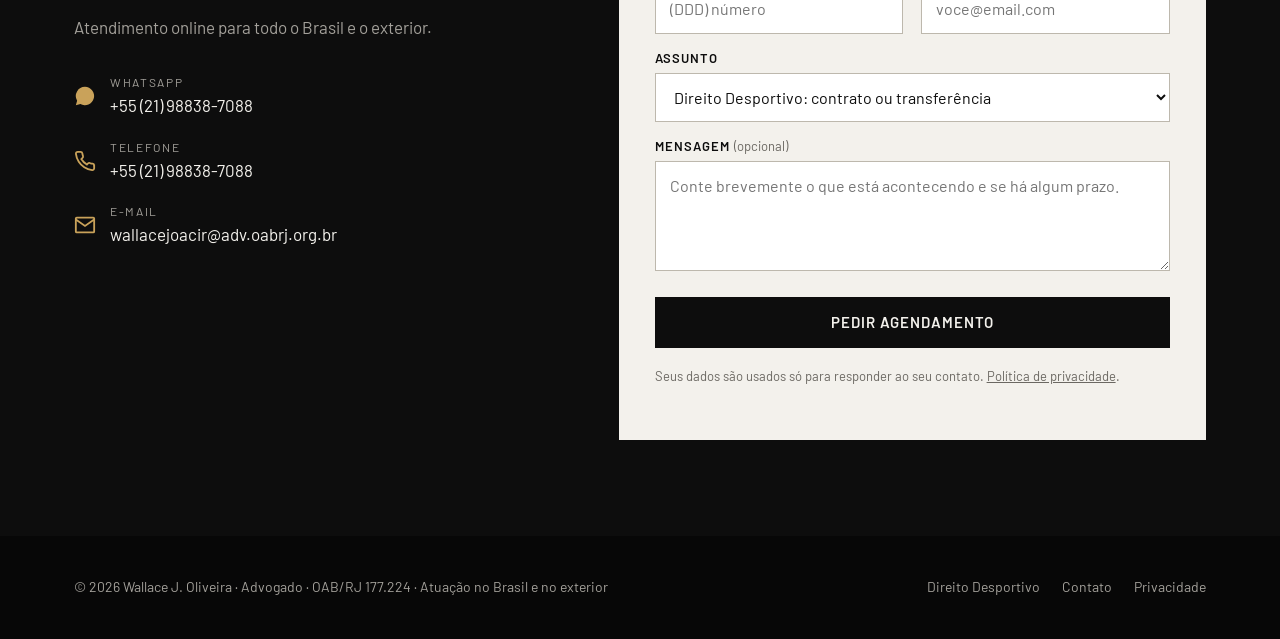
<file: public/direito-desportivo/index.html>
<!doctype html>
<html lang="pt-BR">
<head>
<meta charset="utf-8">
<meta name="viewport" content="width=device-width, initial-scale=1">
<title>Direito Desportivo | Wallace J. Oliveira, advogado</title>
<meta name="description" content="Consultoria, contratos, representação de atletas, disputas, doping e eventos esportivos. Fale com o advogado Wallace J. Oliveira.">
<link rel="canonical" href="https://wjoliveira.com.br/direito-desportivo/">
<meta property="og:title" content="Wallace J. Oliveira | Direito Desportivo">
<meta property="og:description" content="Advogado e consultor em Direito Desportivo para atletas, clubes e projetos esportivos.">
<meta property="og:image" content="https://wjoliveira.com.br/img/wallace.webp">
<meta property="og:type" content="website">
<link rel="icon" href="../favicon.png">
<link rel="apple-touch-icon" href="../apple-touch-icon.png">
<link rel="preconnect" href="https://fonts.googleapis.com">
<link rel="preconnect" href="https://fonts.gstatic.com" crossorigin>
<link href="https://fonts.googleapis.com/css2?family=Barlow+Condensed:wght@600;700&family=Barlow:wght@400;500;600&display=swap" rel="stylesheet">
<link rel="stylesheet" href="../style.css">
<script type="text/javascript">
    (function(c,l,a,r,i,t,y){
        c[a]=c[a]||function(){(c[a].q=c[a].q||[]).push(arguments)};
        t=l.createElement(r);t.async=1;t.src="https://www.clarity.ms/tag/"+i;
        y=l.getElementsByTagName(r)[0];y.parentNode.insertBefore(t,y);
    })(window, document, "clarity", "script", "zebz0zrrli");
</script>
</head>
<body>

<header class="site-header">
  <div class="wrap">
    <a class="brand" href="../">
      <img class="logo" src="../img/logo.png" alt="Wallace J. Oliveira" width="221" height="40">
    </a>
    <nav class="nav" aria-label="Principal">
      <a href="../#atuacao">Atuação</a>
      <a href="../#clientes">Clientes</a>
      <a href="../#sobre">Sobre</a>
      <a class="btn btn-solid" href="#agendar">Agendar<span class="hide-sm"> consulta</span></a>
    </nav>
  </div>
</header>
<main>
<section class="page-hero" style="padding:0">
  <div class="bg" style="background-image:url(../img/gol.webp)" aria-hidden="true"></div>
  <div class="wrap">
    <p class="eyebrow">Principal atuação</p>
    <h1>Direito Desportivo</h1>
    <p>Especialista em preservar os direitos dos profissionais que trabalham com o esporte: atletas, treinadores, intermediários, clubes e organizadores.</p>
    <div class="hero-ctas"><a class="btn btn-solid" href="#agendar">Agendar consulta</a>
    <a class="btn btn-ghost" href="https://wa.me/5521988387088?text=Ol%C3%A1%2C%20vim%20pelo%20site%20e%20preciso%20de%20um%20advogado%20de%20Direito%20Desportivo" target="_blank" rel="noopener">Falar no WhatsApp</a></div>
  </div>
</section>

<section>
  <div class="wrap">
    <div class="section-head">
      <div><p class="eyebrow">O que fazemos</p><h2>Áreas de atuação</h2></div>
      <p>Atuação preventiva e contenciosa, em questões contratuais, comerciais, disciplinares e de doping.</p>
    </div>
    <div class="services">
      <article class="service" id="consultoria"><span class="num">01</span><h3>Consultoria jurídica</h3><p>Consultas, pareceres e planejamento preventivo, inclusive trabalhista, para quem atua no esporte.</p></article>
      <article class="service" id="contratos"><span class="num">02</span><h3>Representação de talentos</h3><p>Análise e negociação de contratos de trabalho, direito de imagem, patrocínio e transferências.</p></article>
      <article class="service" id="disputas"><span class="num">03</span><h3>Solução de disputas</h3><p>Defesa em litígios contratuais e comerciais, processos disciplinares e casos de doping.</p></article>
      <article class="service" id="assessoria"><span class="num">04</span><h3>Assessoria especializada</h3><p>Acompanhamento jurídico contínuo de carreiras, equipes e entidades esportivas.</p></article>
      <article class="service" id="projetos"><span class="num">05</span><h3>Projetos esportivos</h3><p>Elaboração de projetos esportivos e sua estrutura jurídica.</p></article>
      <article class="service" id="eventos"><span class="num">06</span><h3>Eventos esportivos</h3><p>Estruturação jurídica de competições e eventos: contratos, regulamentos e responsabilidades.</p></article>
      <article class="service" id="conflitos"><span class="num">07</span><h3>Solução de conflitos</h3><p>Negociação, mediação e arbitragem para resolver o problema com menos desgaste.</p></article>
      <article class="service" id="regulamentacao"><span class="num">08</span><h3>Regulamentação</h3><p>Adequação às normas de federações, confederações e entidades nacionais e internacionais.</p></article>
    </div>
  </div>
</section>

<section class="dark booking" id="agendar">
  <div class="wrap">
    <div class="booking-side">
      <p class="eyebrow">Agendar consulta</p>
      <h2>Conte o seu caso</h2>
      <p>Preencha o formulário e Wallace retorna pessoalmente para marcar a conversa. Se preferir, chame direto no WhatsApp.</p>
      <p>Atendimento online para todo o Brasil e o exterior.</p>
      <ul class="contact-list">
        <li><a href="https://wa.me/5521988387088?text=Ol%C3%A1%2C%20vim%20pelo%20site%20e%20preciso%20de%20ajuda%20com%20Direito%20Desportivo" target="_blank" rel="noopener"><svg viewBox="0 0 24 24" fill="currentColor" aria-hidden="true"><path d="M12 2a10 10 0 0 0-8.6 15.1L2 22l5-1.3A10 10 0 1 0 12 2Zm4.5 12.1c-.2-.1-1.5-.7-1.7-.8-.2-.1-.4-.1-.6.1l-.8 1c-.1.2-.3.2-.5.1a6.7 6.7 0 0 1-3.3-2.9c-.3-.4.2-.4.7-1.3.1-.2 0-.3 0-.4l-.8-1.8c-.2-.5-.4-.4-.6-.4h-.5a1 1 0 0 0-.7.3 3 3 0 0 0-.9 2.2c0 1.3 1 2.6 1.1 2.8.1.2 1.9 2.9 4.6 4 1.7.7 2.4.8 3.2.7.5-.1 1.5-.6 1.7-1.2.2-.6.2-1.1.2-1.2-.1-.1-.3-.2-.5-.3Z"/></svg><span><small>WhatsApp</small>+55 (21) 98838-7088</span></a></li>
        <li><a href="tel:+5521988387088"><svg viewBox="0 0 24 24" fill="none" stroke="currentColor" stroke-width="2" aria-hidden="true"><path d="M22 16.9v3a2 2 0 0 1-2.2 2 19.8 19.8 0 0 1-8.6-3.1 19.5 19.5 0 0 1-6-6A19.8 19.8 0 0 1 2.1 4.2 2 2 0 0 1 4.1 2h3a2 2 0 0 1 2 1.7c.1 1 .4 1.9.7 2.8a2 2 0 0 1-.5 2.1L8 9.9a16 16 0 0 0 6 6l1.3-1.3a2 2 0 0 1 2.1-.4c.9.3 1.8.6 2.8.7a2 2 0 0 1 1.7 2Z"/></svg><span><small>Telefone</small>+55 (21) 98838-7088</span></a></li>
        <li><a href="mailto:wallacejoacir@adv.oabrj.org.br"><svg viewBox="0 0 24 24" fill="none" stroke="currentColor" stroke-width="2" aria-hidden="true"><rect x="2" y="4" width="20" height="16" rx="1"/><path d="m22 6-10 7L2 6"/></svg><span><small>E-mail</small>wallacejoacir@adv.oabrj.org.br</span></a></li>
      </ul>
    </div>

    <form class="book" novalidate>
      <div class="full"><label for="nome">Nome</label><input id="nome" name="nome" autocomplete="name" required placeholder="Seu nome completo"></div>
      <div><label for="telefone">Telefone / WhatsApp</label><input id="telefone" name="telefone" type="tel" autocomplete="tel" required placeholder="(DDD) número"></div>
      <div><label for="email">E-mail</label><input id="email" name="email" type="email" autocomplete="email" required placeholder="voce@email.com"></div>
      <div class="full"><label for="assunto">Assunto</label>
        <select id="assunto" name="assunto" required>
          <option>Direito Desportivo: contrato ou transferência</option>
          <option>Direito Desportivo: disputa, punição ou doping</option>
          <option>Direito Desportivo: projeto ou evento esportivo</option>
          <option>Direito Desportivo: outro assunto</option>
          <option>Trabalhista</option>
          <option>Consumerista</option>
          <option>Imobiliário</option>
          <option>Previdenciário</option>
        </select>
      </div>
      <div class="full"><label for="mensagem">Mensagem <span style="text-transform:none;letter-spacing:0;font-weight:400;color:var(--muted)">(opcional)</span></label><textarea id="mensagem" name="mensagem" placeholder="Conte brevemente o que está acontecendo e se há algum prazo."></textarea></div>
      <input class="hp" type="checkbox" name="botcheck" tabindex="-1" autocomplete="off" aria-hidden="true">
      <div class="full"><button class="btn btn-dark" type="submit">Pedir agendamento</button></div>
      <p class="consent full">Seus dados são usados só para responder ao seu contato. <a href="../privacidade/">Política de privacidade</a>.</p>
      <p class="form-status full" role="status" aria-live="polite"></p>
    </form>
  </div>
</section>
</main>

<footer class="site-footer">
  <div class="wrap">
    <span>© <span data-year>2026</span> Wallace J. Oliveira · Advogado · OAB/RJ 177.224 · Atuação no Brasil e no exterior</span>
    <nav aria-label="Rodapé">
      <a href="../direito-desportivo/">Direito Desportivo</a>
      <a href="#agendar">Contato</a>
      <a href="../privacidade/">Privacidade</a>
    </nav>
  </div>
</footer>

<a class="wa-float" href="https://wa.me/5521988387088" target="_blank" rel="noopener" aria-label="Falar no WhatsApp">
  <svg viewBox="0 0 24 24" fill="currentColor" aria-hidden="true"><path d="M12 2a10 10 0 0 0-8.6 15.1L2 22l5-1.3A10 10 0 1 0 12 2Zm0 18.2c-1.6 0-3.1-.4-4.4-1.2l-.3-.2-3 .8.8-2.9-.2-.3A8.2 8.2 0 1 1 12 20.2Zm4.5-6.1c-.2-.1-1.5-.7-1.7-.8-.2-.1-.4-.1-.6.1l-.8 1c-.1.2-.3.2-.5.1a6.7 6.7 0 0 1-3.3-2.9c-.3-.4.2-.4.7-1.3.1-.2 0-.3 0-.4l-.8-1.8c-.2-.5-.4-.4-.6-.4h-.5a1 1 0 0 0-.7.3 3 3 0 0 0-.9 2.2c0 1.3 1 2.6 1.1 2.8.1.2 1.9 2.9 4.6 4 1.7.7 2.4.8 3.2.7.5-.1 1.5-.6 1.7-1.2.2-.6.2-1.1.2-1.2-.1-.1-.3-.2-.5-.3Z"/></svg>
</a>
<nav class="mobile-bar" aria-label="Ações rápidas">
  <a href="#agendar">Agendar</a>
  <a class="wa" href="https://wa.me/5521988387088" target="_blank" rel="noopener">WhatsApp</a>
</nav>

<script src="../main.js"></script>
</body>
</html>
</file>
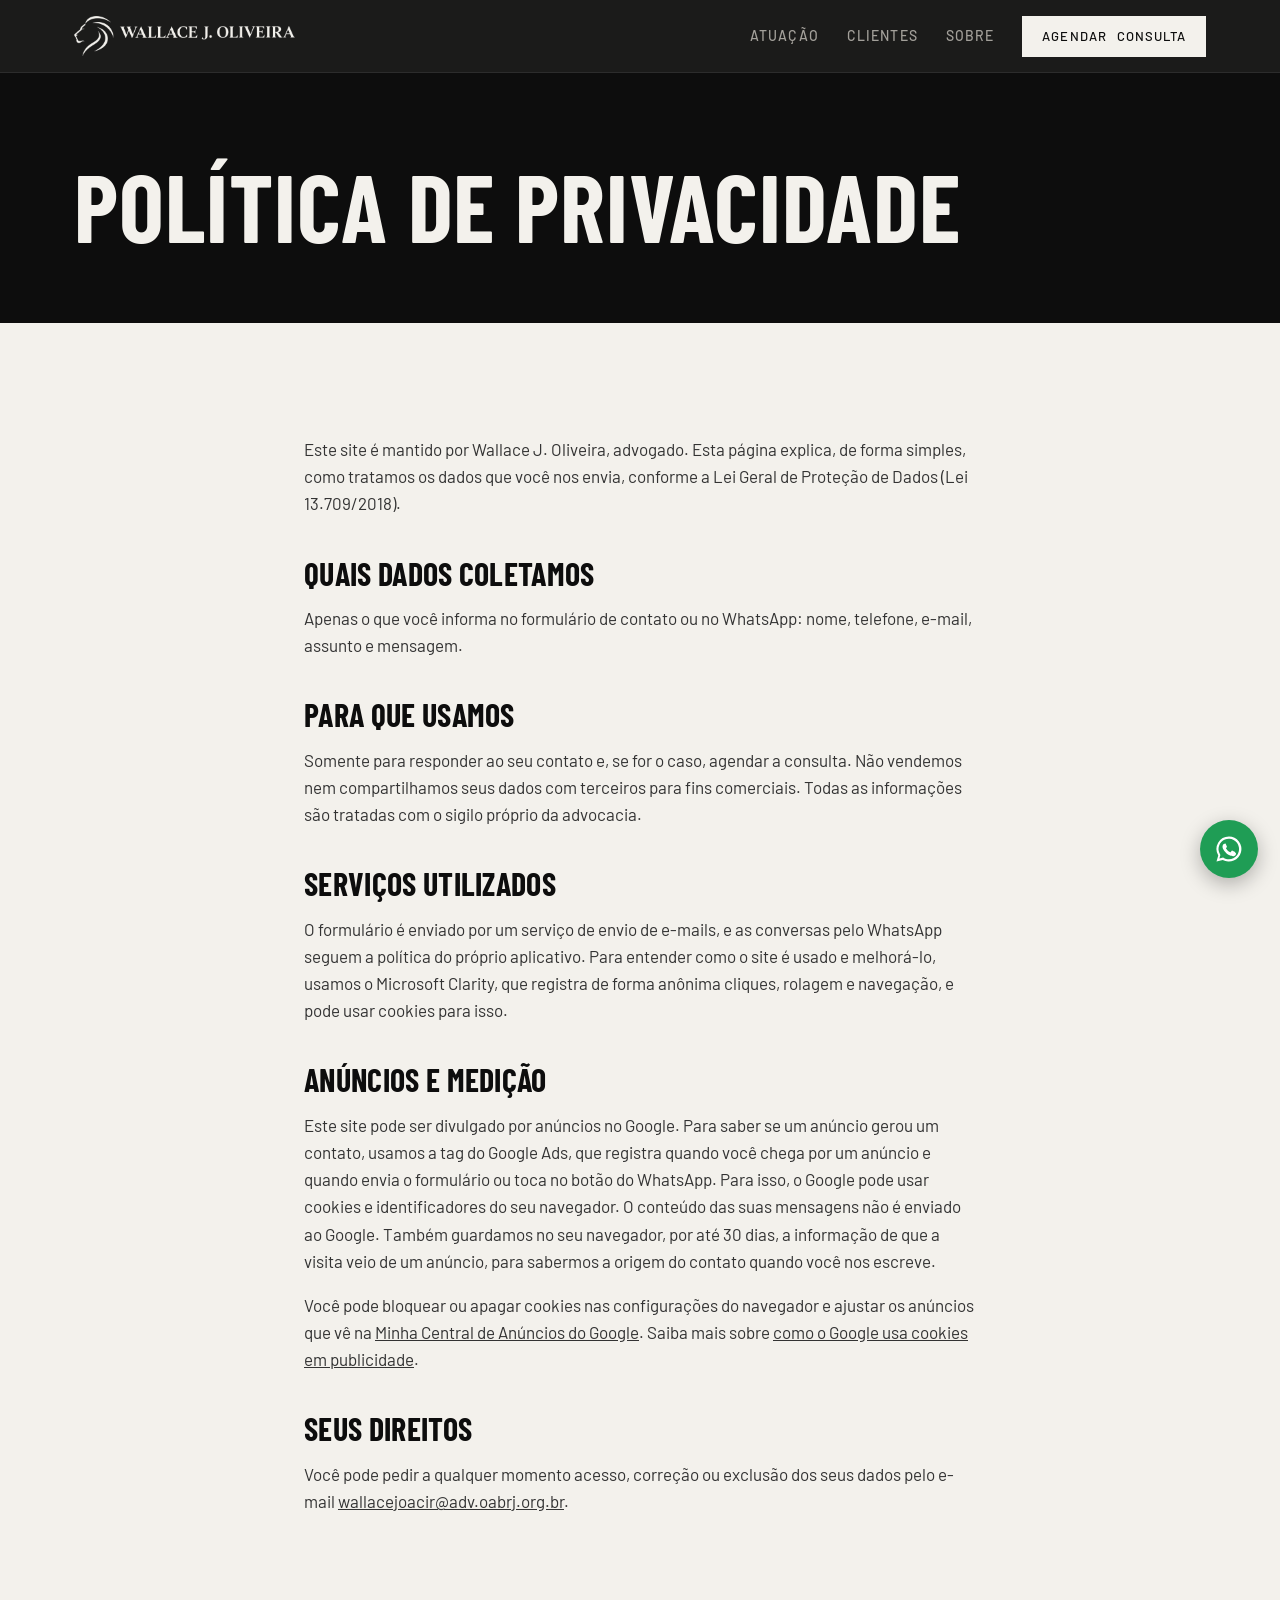
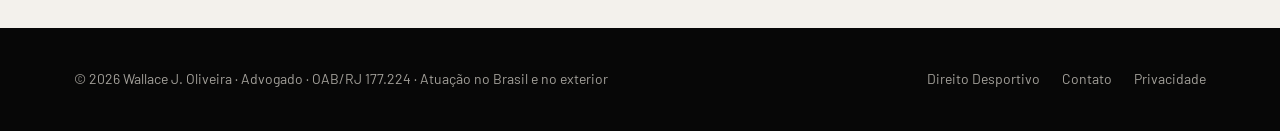
<file: public/privacidade/index.html>
<!doctype html>
<html lang="pt-BR">
<head>
<meta charset="utf-8">
<meta name="viewport" content="width=device-width, initial-scale=1">
<title>Política de privacidade | Wallace J. Oliveira</title>
<meta name="description" content="Como os dados enviados pelo site são tratados.">
<link rel="canonical" href="https://wjoliveira.com.br/privacidade/">
<meta property="og:title" content="Wallace J. Oliveira | Direito Desportivo">
<meta property="og:description" content="Advogado e consultor em Direito Desportivo para atletas, clubes e projetos esportivos.">
<meta property="og:image" content="https://wjoliveira.com.br/img/wallace.webp">
<meta property="og:type" content="website">
<link rel="icon" href="../favicon.png">
<link rel="apple-touch-icon" href="../apple-touch-icon.png">
<link rel="preconnect" href="https://fonts.googleapis.com">
<link rel="preconnect" href="https://fonts.gstatic.com" crossorigin>
<link href="https://fonts.googleapis.com/css2?family=Barlow+Condensed:wght@600;700&family=Barlow:wght@400;500;600&display=swap" rel="stylesheet">
<link rel="stylesheet" href="../style.css">
<script type="text/javascript">
    (function(c,l,a,r,i,t,y){
        c[a]=c[a]||function(){(c[a].q=c[a].q||[]).push(arguments)};
        t=l.createElement(r);t.async=1;t.src="https://www.clarity.ms/tag/"+i;
        y=l.getElementsByTagName(r)[0];y.parentNode.insertBefore(t,y);
    })(window, document, "clarity", "script", "zebz0zrrli");
</script>
</head>
<body>

<header class="site-header">
  <div class="wrap">
    <a class="brand" href="../">
      <img class="logo" src="../img/logo.png" alt="Wallace J. Oliveira" width="221" height="40">
    </a>
    <nav class="nav" aria-label="Principal">
      <a href="../#atuacao">Atuação</a>
      <a href="../#clientes">Clientes</a>
      <a href="../#sobre">Sobre</a>
      <a class="btn btn-solid" href="../#agendar">Agendar<span class="hide-sm"> consulta</span></a>
    </nav>
  </div>
</header>
<main>
<section class="page-hero" style="padding:0"><div class="wrap"><h1>Política de privacidade</h1></div></section>
<section><div class="wrap prose">
<p>Este site é mantido por Wallace J. Oliveira, advogado. Esta página explica, de forma simples, como tratamos os dados que você nos envia, conforme a Lei Geral de Proteção de Dados (Lei 13.709/2018).</p>
<h2>Quais dados coletamos</h2>
<p>Apenas o que você informa no formulário de contato ou no WhatsApp: nome, telefone, e-mail, assunto e mensagem.</p>
<h2>Para que usamos</h2>
<p>Somente para responder ao seu contato e, se for o caso, agendar a consulta. Não vendemos nem compartilhamos seus dados com terceiros para fins comerciais. Todas as informações são tratadas com o sigilo próprio da advocacia.</p>
<h2>Serviços utilizados</h2>
<p>O formulário é enviado por um serviço de envio de e-mails, e as conversas pelo WhatsApp seguem a política do próprio aplicativo. Para entender como o site é usado e melhorá-lo, usamos o Microsoft Clarity, que registra de forma anônima cliques, rolagem e navegação, e pode usar cookies para isso.</p>
<h2>Anúncios e medição</h2>
<p>Este site pode ser divulgado por anúncios no Google. Para saber se um anúncio gerou um contato, usamos a tag do Google Ads, que registra quando você chega por um anúncio e quando envia o formulário ou toca no botão do WhatsApp. Para isso, o Google pode usar cookies e identificadores do seu navegador. O conteúdo das suas mensagens não é enviado ao Google. Também guardamos no seu navegador, por até 30 dias, a informação de que a visita veio de um anúncio, para sabermos a origem do contato quando você nos escreve.</p>
<p>Você pode bloquear ou apagar cookies nas configurações do navegador e ajustar os anúncios que vê na <a href="https://myadcenter.google.com/" target="_blank" rel="noopener">Minha Central de Anúncios do Google</a>. Saiba mais sobre <a href="https://policies.google.com/technologies/ads?hl=pt-BR" target="_blank" rel="noopener">como o Google usa cookies em publicidade</a>.</p>
<h2>Seus direitos</h2>
<p>Você pode pedir a qualquer momento acesso, correção ou exclusão dos seus dados pelo e-mail <a href="mailto:wallacejoacir@adv.oabrj.org.br">wallacejoacir@adv.oabrj.org.br</a>.</p>
</div></section>
</main>

<footer class="site-footer">
  <div class="wrap">
    <span>© <span data-year>2026</span> Wallace J. Oliveira · Advogado · OAB/RJ 177.224 · Atuação no Brasil e no exterior</span>
    <nav aria-label="Rodapé">
      <a href="../direito-desportivo/">Direito Desportivo</a>
      <a href="../#agendar">Contato</a>
      <a href="../privacidade/">Privacidade</a>
    </nav>
  </div>
</footer>

<a class="wa-float" href="https://wa.me/5521988387088" target="_blank" rel="noopener" aria-label="Falar no WhatsApp">
  <svg viewBox="0 0 24 24" fill="currentColor" aria-hidden="true"><path d="M12 2a10 10 0 0 0-8.6 15.1L2 22l5-1.3A10 10 0 1 0 12 2Zm0 18.2c-1.6 0-3.1-.4-4.4-1.2l-.3-.2-3 .8.8-2.9-.2-.3A8.2 8.2 0 1 1 12 20.2Zm4.5-6.1c-.2-.1-1.5-.7-1.7-.8-.2-.1-.4-.1-.6.1l-.8 1c-.1.2-.3.2-.5.1a6.7 6.7 0 0 1-3.3-2.9c-.3-.4.2-.4.7-1.3.1-.2 0-.3 0-.4l-.8-1.8c-.2-.5-.4-.4-.6-.4h-.5a1 1 0 0 0-.7.3 3 3 0 0 0-.9 2.2c0 1.3 1 2.6 1.1 2.8.1.2 1.9 2.9 4.6 4 1.7.7 2.4.8 3.2.7.5-.1 1.5-.6 1.7-1.2.2-.6.2-1.1.2-1.2-.1-.1-.3-.2-.5-.3Z"/></svg>
</a>
<nav class="mobile-bar" aria-label="Ações rápidas">
  <a href="../#agendar">Agendar</a>
  <a class="wa" href="https://wa.me/5521988387088" target="_blank" rel="noopener">WhatsApp</a>
</nav>

<script src="../main.js"></script>
</body>
</html>
</file>
<file: style.css>
:root{
  --ink:#0d0d0d;
  --ink-2:#1a1a1a;
  --paper:#f3f1ec;
  --paper-2:#e7e4dc;
  --muted:#6b6862;
  --muted-on-dark:#a3a09a;
  --line:#d6d2c8;
  --line-dark:#2c2c2c;
  --accent:#c9a25a;
  --wa:#1f9d55;
  --display:"Barlow Condensed","Arial Narrow",sans-serif;
  --body:"Barlow",system-ui,sans-serif;
  --wrap:1180px;
}
*{box-sizing:border-box}
html{scroll-behavior:smooth;-webkit-text-size-adjust:100%}
body{margin:0;background:var(--paper);color:var(--ink);font:400 17px/1.6 var(--body)}
img{max-width:100%;display:block}
a{color:inherit}
.wrap{max-width:var(--wrap);margin:0 auto;padding:0 24px}
@media (max-width:600px){.wrap{padding:0 16px}}

h1,h2,h3{font-family:var(--display);font-weight:700;text-transform:uppercase;letter-spacing:.01em;line-height:.95;margin:0}
h1{font-size:clamp(46px,7.4vw,96px)}
h2{font-size:clamp(36px,5vw,60px)}
h3{font-size:24px;line-height:1.05}
.eyebrow{font:600 13px/1 var(--body);letter-spacing:.18em;text-transform:uppercase;color:var(--muted);margin:0 0 18px;display:flex;align-items:center;gap:12px}
.eyebrow::before{content:"";width:28px;height:2px;background:var(--accent)}
.dark .eyebrow{color:var(--muted-on-dark)}

/* buttons */
.btn{display:inline-flex;align-items:center;justify-content:center;gap:10px;padding:16px 26px;font:600 15px/1 var(--body);letter-spacing:.06em;text-transform:uppercase;text-decoration:none;border:2px solid currentColor;cursor:pointer;transition:background .15s,color .15s,border-color .15s;background:none}
.btn-solid{background:var(--paper);color:var(--ink);border-color:var(--paper)}
.btn-solid:hover{background:var(--accent);border-color:var(--accent)}
.btn-dark{background:var(--ink);color:var(--paper);border-color:var(--ink)}
.btn-dark:hover{background:var(--accent);border-color:var(--accent);color:var(--ink)}
.btn-ghost{color:var(--paper);border-color:rgba(243,241,236,.45)}
.btn-ghost:hover{border-color:var(--paper)}
.btn-wa{background:var(--wa);border-color:var(--wa);color:#fff}
.btn-wa:hover{background:#178246;border-color:#178246}
.btn svg{width:18px;height:18px;flex:none}

/* header */
.site-header{position:sticky;top:0;z-index:50;background:rgba(13,13,13,.94);backdrop-filter:blur(8px);color:var(--paper);border-bottom:1px solid var(--line-dark)}
.site-header .wrap{display:flex;align-items:center;justify-content:space-between;height:72px;gap:20px}
.brand{display:flex;align-items:center;gap:12px;text-decoration:none}
.brand img{width:40px;height:auto}
.brand strong{display:block;font:700 22px/1 var(--display);text-transform:uppercase;letter-spacing:.02em}
.brand span{display:block;font:500 11px/1 var(--body);letter-spacing:.22em;text-transform:uppercase;color:var(--muted-on-dark);margin-top:4px}
.nav{display:flex;align-items:center;gap:28px}
.nav a{font:500 14px/1 var(--body);letter-spacing:.08em;text-transform:uppercase;text-decoration:none;color:var(--muted-on-dark)}
.nav a:hover{color:var(--paper)}
.nav .btn{padding:12px 18px;font-size:13px;color:var(--ink)}
@media (max-width:900px){.nav a:not(.btn){display:none}}
@media (max-width:420px){.brand span{display:none}.nav .btn{padding:11px 14px;font-size:12px}}

/* hero */
.hero{position:relative;background:var(--ink);color:var(--paper);overflow:hidden}
.hero-bg{position:absolute;inset:0;background:url(img/hero-campo.webp) center/cover no-repeat;opacity:.32;filter:grayscale(1)}
.hero::after{content:"";position:absolute;inset:0;background:linear-gradient(90deg,rgba(13,13,13,.95) 30%,rgba(13,13,13,.4))}
.hero .wrap{position:relative;z-index:1;padding-top:96px;padding-bottom:88px;display:grid;grid-template-columns:1.25fr .75fr;gap:56px;align-items:end}
.hero h1 em{font-style:normal;color:var(--accent)}
.hero-lead{font-size:19px;max-width:560px;color:#d9d6cf;margin:26px 0 34px}
.hero-ctas{display:flex;flex-wrap:wrap;gap:12px}
.hero-card{border-left:2px solid var(--accent);padding:4px 0 4px 22px;font-size:15px;color:#cfcbc3}
.hero-card dl{margin:0;display:grid;gap:16px}
.hero-card dt{font:700 30px/1 var(--display);color:var(--paper);text-transform:uppercase}
.hero-card dd{margin:4px 0 0}
@media (max-width:900px){.hero .wrap{grid-template-columns:1fr;padding-top:64px;padding-bottom:56px;gap:40px}}
@media (max-width:600px){.hero-ctas .btn{flex:1 1 100%}}

/* client strip */
.strip{background:var(--ink-2);color:var(--muted-on-dark);border-top:1px solid var(--line-dark)}
.strip .wrap{display:flex;gap:14px 34px;flex-wrap:wrap;align-items:center;padding-top:22px;padding-bottom:22px;font:600 15px/1.2 var(--display);letter-spacing:.1em;text-transform:uppercase}
.strip b{color:var(--paper);font-weight:600}

section{padding:96px 0}
@media (max-width:600px){section{padding:64px 0}}
.section-head{display:grid;grid-template-columns:1fr 1fr;gap:40px;align-items:end;margin-bottom:52px}
.section-head p{margin:0;color:var(--muted);max-width:480px}
@media (max-width:800px){.section-head{grid-template-columns:1fr;gap:18px}}

/* services */
.services{display:grid;grid-template-columns:repeat(4,1fr);border-top:2px solid var(--ink)}
.service{padding:28px 24px 32px 0;border-bottom:1px solid var(--line)}
.service + .service{padding-left:24px;border-left:1px solid var(--line)}
.service:nth-child(4n+1){padding-left:0;border-left:0}
.service .num{font:600 14px/1 var(--display);color:var(--accent);letter-spacing:.1em}
.service h3{margin:14px 0 10px}
.service p{margin:0;font-size:15px;color:var(--muted)}
@media (max-width:1000px){.services{grid-template-columns:repeat(2,1fr)}.service:nth-child(4n+1){padding-left:24px;border-left:1px solid var(--line)}.service:nth-child(2n+1){padding-left:0;border-left:0}}
@media (max-width:560px){.services{grid-template-columns:1fr}.service,.service + .service{padding-left:0;border-left:0}}

/* steps */
.dark{background:var(--ink);color:var(--paper)}
.dark .section-head p{color:var(--muted-on-dark)}
.steps{display:grid;grid-template-columns:repeat(3,1fr);gap:0;counter-reset:s}
.step{padding:0 32px 0 0;border-top:1px solid var(--line-dark);padding-top:26px}
.step + .step{padding-left:32px;border-left:1px solid var(--line-dark)}
.step b{display:block;font:700 64px/1 var(--display);color:var(--accent);margin-bottom:14px}
.step p{color:var(--muted-on-dark);margin:10px 0 0;font-size:16px}
@media (max-width:800px){.steps{grid-template-columns:1fr;gap:30px}.step + .step{padding-left:0;border-left:0}}

/* clients */
.clients{display:grid;grid-template-columns:repeat(5,1fr);gap:18px}
.client figure{margin:0}
.client img{aspect-ratio:1;object-fit:cover;width:100%;filter:grayscale(1) contrast(1.05);transition:filter .3s}
.client:hover img{filter:none}
.client figcaption{padding-top:12px}
.client strong{display:block;font:700 20px/1.05 var(--display);text-transform:uppercase}
.client span{font-size:13px;letter-spacing:.08em;text-transform:uppercase;color:var(--muted)}
@media (max-width:1000px){.clients{grid-template-columns:repeat(3,1fr)}}
@media (max-width:560px){.clients{grid-template-columns:repeat(2,1fr);gap:14px}}

/* about */
.about{background:var(--paper-2)}
.about .wrap{display:grid;grid-template-columns:.85fr 1.15fr;gap:64px;align-items:start}
.about-photo{position:relative}
.about-photo img{width:100%;aspect-ratio:4/5;object-fit:cover;object-position:center 30%}
.about-photo figcaption{font-size:13px;color:var(--muted);margin-top:10px}
.about h2{margin-bottom:6px}
.about .role{font:600 14px/1 var(--body);letter-spacing:.16em;text-transform:uppercase;color:var(--muted);margin:0 0 28px}
.about p{margin:0 0 16px}
.timeline{list-style:none;margin:32px 0 0;padding:0;border-top:2px solid var(--ink)}
.timeline li{display:grid;grid-template-columns:90px 1fr;gap:16px;padding:14px 0;border-bottom:1px solid var(--line);font-size:15px}
.timeline b{font:700 20px/1.2 var(--display)}
@media (max-width:900px){.about .wrap{grid-template-columns:1fr;gap:40px}.about-photo{max-width:420px}}

/* other areas */
.areas{display:grid;grid-template-columns:repeat(4,1fr);gap:0;border-top:1px solid var(--line)}
.area{display:flex;justify-content:space-between;align-items:center;gap:12px;padding:26px 20px 26px 0;border-bottom:1px solid var(--line);text-decoration:none;font:700 26px/1 var(--display);text-transform:uppercase}
.area + .area{padding-left:20px;border-left:1px solid var(--line)}
.area span{font:500 13px/1 var(--body);letter-spacing:.08em;color:var(--muted)}
.area:hover{color:var(--accent)}
@media (max-width:900px){.areas{grid-template-columns:1fr 1fr}.area:nth-child(3){padding-left:0;border-left:0}}
@media (max-width:520px){.areas{grid-template-columns:1fr}.area + .area{padding-left:0;border-left:0}}

/* booking */
.booking .wrap{display:grid;grid-template-columns:.9fr 1.1fr;gap:64px}
.booking-side p{color:var(--muted-on-dark)}
.contact-list{list-style:none;padding:0;margin:32px 0 0;display:grid;gap:18px}
.contact-list a{text-decoration:none;display:flex;gap:14px;align-items:center;font-size:17px}
.contact-list a:hover{color:var(--accent)}
.contact-list small{display:block;font-size:12px;letter-spacing:.14em;text-transform:uppercase;color:var(--muted-on-dark)}
.contact-list svg{width:22px;height:22px;flex:none;color:var(--accent)}
form.book{background:var(--paper);color:var(--ink);padding:36px;display:grid;grid-template-columns:1fr 1fr;gap:18px}
form.book .full{grid-column:1/-1}
form.book label{display:block;font:600 13px/1 var(--body);letter-spacing:.08em;text-transform:uppercase;margin-bottom:8px}
form.book input,form.book select,form.book textarea{width:100%;font:400 16px/1.4 var(--body);padding:13px 14px;border:1px solid #bdb8ad;background:#fff;color:var(--ink);border-radius:0}
form.book input:focus,form.book select:focus,form.book textarea:focus{outline:2px solid var(--accent);outline-offset:0;border-color:var(--ink)}
form.book textarea{min-height:110px;resize:vertical}
form.book .btn{width:100%}
.consent{font-size:13px;color:var(--muted);margin:0}
.form-status{font-size:15px;margin:0}
.form-status.ok{color:#17663a;font-weight:600}
.form-status.err{color:#a3281f}
.hp{position:absolute;left:-9999px}
@media (max-width:900px){.booking .wrap{grid-template-columns:1fr;gap:40px}}
@media (max-width:560px){form.book{grid-template-columns:1fr;padding:24px 18px}}

/* footer */
.site-footer{background:#070707;color:var(--muted-on-dark);font-size:14px;padding:40px 0 100px}
.site-footer .wrap{display:flex;flex-wrap:wrap;gap:18px 40px;justify-content:space-between;align-items:center}
.site-footer a{text-decoration:none}
.site-footer a:hover{color:var(--paper)}
.site-footer nav{display:flex;gap:22px;flex-wrap:wrap}

/* floating whatsapp / mobile bar */
.wa-float{position:fixed;right:22px;bottom:22px;z-index:60;width:58px;height:58px;border-radius:50%;background:var(--wa);color:#fff;display:grid;place-items:center;box-shadow:0 6px 20px rgba(0,0,0,.28)}
.wa-float svg{width:30px;height:30px}
.mobile-bar{display:none}
@media (max-width:700px){
  .wa-float{display:none}
  .mobile-bar{display:grid;grid-template-columns:1fr 1fr;position:fixed;left:0;right:0;bottom:0;z-index:60;background:var(--ink);border-top:1px solid var(--line-dark)}
  .mobile-bar a{display:flex;align-items:center;justify-content:center;gap:8px;padding:16px 8px;font:600 14px/1 var(--body);letter-spacing:.06em;text-transform:uppercase;text-decoration:none;color:var(--paper)}
  .mobile-bar a.wa{background:var(--wa)}
  .mobile-bar svg{width:18px;height:18px}
}

/* inner pages */
.page-hero{background:var(--ink);color:var(--paper);position:relative;overflow:hidden}
.page-hero .bg{position:absolute;inset:0;background-size:cover;background-position:center;opacity:.3;filter:grayscale(1)}
.page-hero .wrap{position:relative;padding-top:88px;padding-bottom:72px}
.page-hero p{max-width:620px;color:#d9d6cf;font-size:19px;margin:22px 0 30px}
.prose{max-width:720px}
.prose h2{font-size:32px;margin:40px 0 12px}
.prose p,.prose li{color:#333}
:focus-visible{outline:2px solid var(--accent);outline-offset:3px}
img{height:auto}
.site-footer{padding-bottom:40px}
@media (max-width:700px){.site-footer{padding-bottom:90px}}
.brand strong{white-space:nowrap}
@media (max-width:420px){.brand strong{font-size:18px}.brand img{width:34px}}
@media (max-width:420px){.hide-sm{display:none}}
</file>
<file: public/style.css>
:root{
  --ink:#0d0d0d;
  --ink-2:#1a1a1a;
  --paper:#f3f1ec;
  --paper-2:#e7e4dc;
  --muted:#6b6862;
  --muted-on-dark:#a3a09a;
  --line:#d6d2c8;
  --line-dark:#2c2c2c;
  --accent:#c9a25a;
  --wa:#1f9d55;
  --display:"Barlow Condensed","Arial Narrow",sans-serif;
  --body:"Barlow",system-ui,sans-serif;
  --wrap:1180px;
}
*{box-sizing:border-box}
html{scroll-behavior:smooth;-webkit-text-size-adjust:100%}
body{margin:0;background:var(--paper);color:var(--ink);font:400 17px/1.6 var(--body)}
img{max-width:100%;display:block}
a{color:inherit}
.wrap{max-width:var(--wrap);margin:0 auto;padding:0 24px}
@media (max-width:600px){.wrap{padding:0 16px}}

h1,h2,h3{font-family:var(--display);font-weight:700;text-transform:uppercase;letter-spacing:.01em;line-height:.95;margin:0}
h1{font-size:clamp(46px,7.4vw,96px)}
h2{font-size:clamp(36px,5vw,60px)}
h3{font-size:24px;line-height:1.05}
.eyebrow{font:600 13px/1 var(--body);letter-spacing:.18em;text-transform:uppercase;color:var(--muted);margin:0 0 18px;display:flex;align-items:center;gap:12px}
.eyebrow::before{content:"";width:28px;height:2px;background:var(--accent)}
.dark .eyebrow{color:var(--muted-on-dark)}

/* buttons */
.btn{display:inline-flex;align-items:center;justify-content:center;gap:10px;padding:16px 26px;font:600 15px/1 var(--body);letter-spacing:.06em;text-transform:uppercase;text-decoration:none;border:2px solid currentColor;cursor:pointer;transition:background .15s,color .15s,border-color .15s;background:none}
.btn-solid{background:var(--paper);color:var(--ink);border-color:var(--paper)}
.btn-solid:hover{background:var(--accent);border-color:var(--accent)}
.btn-dark{background:var(--ink);color:var(--paper);border-color:var(--ink)}
.btn-dark:hover{background:var(--accent);border-color:var(--accent);color:var(--ink)}
.btn-ghost{color:var(--paper);border-color:rgba(243,241,236,.45)}
.btn-ghost:hover{border-color:var(--paper)}
.btn-wa{background:var(--wa);border-color:var(--wa);color:#fff}
.btn-wa:hover{background:#178246;border-color:#178246}
.btn svg{width:18px;height:18px;flex:none}

/* header */
.site-header{position:sticky;top:0;z-index:50;background:rgba(13,13,13,.94);backdrop-filter:blur(8px);color:var(--paper);border-bottom:1px solid var(--line-dark)}
.site-header .wrap{display:flex;align-items:center;justify-content:space-between;height:72px;gap:20px}
.brand{display:flex;align-items:center;gap:12px;text-decoration:none}
.brand img{width:40px;height:auto}
.brand strong{display:block;font:700 22px/1 var(--display);text-transform:uppercase;letter-spacing:.02em}
.brand span{display:block;font:500 11px/1 var(--body);letter-spacing:.22em;text-transform:uppercase;color:var(--muted-on-dark);margin-top:4px}
.nav{display:flex;align-items:center;gap:28px}
.nav a{font:500 14px/1 var(--body);letter-spacing:.08em;text-transform:uppercase;text-decoration:none;color:var(--muted-on-dark)}
.nav a:hover{color:var(--paper)}
.nav .btn{padding:12px 18px;font-size:13px;color:var(--ink)}
@media (max-width:900px){.nav a:not(.btn){display:none}}
@media (max-width:420px){.brand span{display:none}.nav .btn{padding:11px 14px;font-size:12px}}

/* hero */
.hero{position:relative;background:var(--ink);color:var(--paper);overflow:hidden}
.hero-bg{position:absolute;inset:0;background:url(img/hero-campo.webp) center/cover no-repeat;opacity:.32;filter:grayscale(1)}
.hero::after{content:"";position:absolute;inset:0;background:linear-gradient(90deg,rgba(13,13,13,.95) 30%,rgba(13,13,13,.4))}
.hero .wrap{position:relative;z-index:1;padding-top:96px;padding-bottom:88px;display:grid;grid-template-columns:1.25fr .75fr;gap:56px;align-items:end}
.hero h1 em{font-style:normal;color:var(--accent)}
.hero-lead{font-size:19px;max-width:560px;color:#d9d6cf;margin:26px 0 34px}
.hero-ctas{display:flex;flex-wrap:wrap;gap:12px}
.hero-card{border-left:2px solid var(--accent);padding:4px 0 4px 22px;font-size:15px;color:#cfcbc3}
.hero-card dl{margin:0;display:grid;gap:16px}
.hero-card dt{font:700 30px/1 var(--display);color:var(--paper);text-transform:uppercase}
.hero-card dd{margin:4px 0 0}
@media (max-width:900px){.hero .wrap{grid-template-columns:1fr;padding-top:64px;padding-bottom:56px;gap:40px}}
@media (max-width:600px){.hero-ctas .btn{flex:1 1 100%}}

/* client strip */
.strip{background:var(--ink-2);color:var(--muted-on-dark);border-top:1px solid var(--line-dark)}
.strip .wrap{display:flex;gap:14px 34px;flex-wrap:wrap;align-items:center;padding-top:22px;padding-bottom:22px;font:600 15px/1.2 var(--display);letter-spacing:.1em;text-transform:uppercase}
.strip b{color:var(--paper);font-weight:600}

section{padding:96px 0}
@media (max-width:600px){section{padding:64px 0}}
.section-head{display:grid;grid-template-columns:1fr 1fr;gap:40px;align-items:end;margin-bottom:52px}
.section-head p{margin:0;color:var(--muted);max-width:480px}
@media (max-width:800px){.section-head{grid-template-columns:1fr;gap:18px}}

/* services */
.services{display:grid;grid-template-columns:repeat(4,1fr);border-top:2px solid var(--ink)}
.service{padding:28px 24px 32px 0;border-bottom:1px solid var(--line)}
.service + .service{padding-left:24px;border-left:1px solid var(--line)}
.service:nth-child(4n+1){padding-left:0;border-left:0}
.service .num{font:600 14px/1 var(--display);color:var(--accent);letter-spacing:.1em}
.service h3{margin:14px 0 10px}
.service p{margin:0;font-size:15px;color:var(--muted)}
@media (max-width:1000px){.services{grid-template-columns:repeat(2,1fr)}.service:nth-child(4n+1){padding-left:24px;border-left:1px solid var(--line)}.service:nth-child(2n+1){padding-left:0;border-left:0}}
@media (max-width:560px){.services{grid-template-columns:1fr}.service,.service + .service{padding-left:0;border-left:0}}

/* steps */
.dark{background:var(--ink);color:var(--paper)}
.dark .section-head p{color:var(--muted-on-dark)}
.steps{display:grid;grid-template-columns:repeat(3,1fr);gap:0;counter-reset:s}
.step{padding:0 32px 0 0;border-top:1px solid var(--line-dark);padding-top:26px}
.step + .step{padding-left:32px;border-left:1px solid var(--line-dark)}
.step b{display:block;font:700 64px/1 var(--display);color:var(--accent);margin-bottom:14px}
.step p{color:var(--muted-on-dark);margin:10px 0 0;font-size:16px}
@media (max-width:800px){.steps{grid-template-columns:1fr;gap:30px}.step + .step{padding-left:0;border-left:0}}

/* clients */
.clients{display:grid;grid-template-columns:repeat(5,1fr);gap:18px}
.client figure{margin:0}
.client img{aspect-ratio:1;object-fit:cover;width:100%;filter:grayscale(1) contrast(1.05);transition:filter .3s}
.client:hover img{filter:none}
.client figcaption{padding-top:12px}
.client strong{display:block;font:700 20px/1.05 var(--display);text-transform:uppercase}
.client span{font-size:13px;letter-spacing:.08em;text-transform:uppercase;color:var(--muted)}
@media (max-width:1000px){.clients{grid-template-columns:repeat(3,1fr)}}
@media (max-width:560px){.clients{grid-template-columns:repeat(2,1fr);gap:14px}}

/* about */
.about{background:var(--paper-2)}
.about .wrap{display:grid;grid-template-columns:.85fr 1.15fr;gap:64px;align-items:start}
.about-photo{position:relative}
.about-photo img{width:100%;aspect-ratio:4/5;object-fit:cover;object-position:center 30%}
.about-photo figcaption{font-size:13px;color:var(--muted);margin-top:10px}
.about h2{margin-bottom:6px}
.about .role{font:600 14px/1 var(--body);letter-spacing:.16em;text-transform:uppercase;color:var(--muted);margin:0 0 28px}
.about p{margin:0 0 16px}
.timeline{list-style:none;margin:32px 0 0;padding:0;border-top:2px solid var(--ink)}
.timeline li{display:grid;grid-template-columns:90px 1fr;gap:16px;padding:14px 0;border-bottom:1px solid var(--line);font-size:15px}
.timeline b{font:700 20px/1.2 var(--display)}
@media (max-width:900px){.about .wrap{grid-template-columns:1fr;gap:40px}.about-photo{max-width:420px}}

/* other areas */
.areas{display:grid;grid-template-columns:repeat(4,1fr);gap:0;border-top:1px solid var(--line)}
.area{display:flex;justify-content:space-between;align-items:center;gap:12px;padding:26px 20px 26px 0;border-bottom:1px solid var(--line);text-decoration:none;font:700 26px/1 var(--display);text-transform:uppercase}
.area + .area{padding-left:20px;border-left:1px solid var(--line)}
.area span{font:500 13px/1 var(--body);letter-spacing:.08em;color:var(--muted)}
.area:hover{color:var(--accent)}
@media (max-width:900px){.areas{grid-template-columns:1fr 1fr}.area:nth-child(3){padding-left:0;border-left:0}}
@media (max-width:520px){.areas{grid-template-columns:1fr}.area + .area{padding-left:0;border-left:0}}

/* booking */
.booking .wrap{display:grid;grid-template-columns:.9fr 1.1fr;gap:64px}
.booking-side p{color:var(--muted-on-dark)}
.contact-list{list-style:none;padding:0;margin:32px 0 0;display:grid;gap:18px}
.contact-list a{text-decoration:none;display:flex;gap:14px;align-items:center;font-size:17px}
.contact-list a:hover{color:var(--accent)}
.contact-list small{display:block;font-size:12px;letter-spacing:.14em;text-transform:uppercase;color:var(--muted-on-dark)}
.contact-list svg{width:22px;height:22px;flex:none;color:var(--accent)}
form.book{background:var(--paper);color:var(--ink);padding:36px;display:grid;grid-template-columns:1fr 1fr;gap:18px}
form.book .full{grid-column:1/-1}
form.book label{display:block;font:600 13px/1 var(--body);letter-spacing:.08em;text-transform:uppercase;margin-bottom:8px}
form.book input,form.book select,form.book textarea{width:100%;font:400 16px/1.4 var(--body);padding:13px 14px;border:1px solid #bdb8ad;background:#fff;color:var(--ink);border-radius:0}
form.book input:focus,form.book select:focus,form.book textarea:focus{outline:2px solid var(--accent);outline-offset:0;border-color:var(--ink)}
form.book textarea{min-height:110px;resize:vertical}
form.book .btn{width:100%}
.consent{font-size:13px;color:var(--muted);margin:0}
.form-status{font-size:15px;margin:0}
.form-status.ok{color:#17663a;font-weight:600}
.form-status.err{color:#a3281f}
.hp{position:absolute;left:-9999px}
@media (max-width:900px){.booking .wrap{grid-template-columns:1fr;gap:40px}}
@media (max-width:560px){form.book{grid-template-columns:1fr;padding:24px 18px}}

/* footer */
.site-footer{background:#070707;color:var(--muted-on-dark);font-size:14px;padding:40px 0 100px}
.site-footer .wrap{display:flex;flex-wrap:wrap;gap:18px 40px;justify-content:space-between;align-items:center}
.site-footer a{text-decoration:none}
.site-footer a:hover{color:var(--paper)}
.site-footer nav{display:flex;gap:22px;flex-wrap:wrap}

/* floating whatsapp / mobile bar */
.wa-float{position:fixed;right:22px;bottom:22px;z-index:60;width:58px;height:58px;border-radius:50%;background:var(--wa);color:#fff;display:grid;place-items:center;box-shadow:0 6px 20px rgba(0,0,0,.28)}
.wa-float svg{width:30px;height:30px}
.mobile-bar{display:none}
@media (max-width:700px){
  .wa-float{display:none}
  .mobile-bar{display:grid;grid-template-columns:1fr 1fr;position:fixed;left:0;right:0;bottom:0;z-index:60;background:var(--ink);border-top:1px solid var(--line-dark)}
  .mobile-bar a{display:flex;align-items:center;justify-content:center;gap:8px;padding:16px 8px;font:600 14px/1 var(--body);letter-spacing:.06em;text-transform:uppercase;text-decoration:none;color:var(--paper)}
  .mobile-bar a.wa{background:var(--wa)}
  .mobile-bar svg{width:18px;height:18px}
}

/* inner pages */
.page-hero{background:var(--ink);color:var(--paper);position:relative;overflow:hidden}
.page-hero .bg{position:absolute;inset:0;background-size:cover;background-position:center;opacity:.3;filter:grayscale(1)}
.page-hero .wrap{position:relative;padding-top:88px;padding-bottom:72px}
.page-hero p{max-width:620px;color:#d9d6cf;font-size:19px;margin:22px 0 30px}
.prose{max-width:720px}
.prose h2{font-size:32px;margin:40px 0 12px}
.prose p,.prose li{color:#333}
:focus-visible{outline:2px solid var(--accent);outline-offset:3px}
img{height:auto}
.site-footer{padding-bottom:40px}
@media (max-width:700px){.site-footer{padding-bottom:90px}}
.brand strong{white-space:nowrap}
@media (max-width:420px){.brand strong{font-size:18px}.brand img{width:34px}}
@media (max-width:420px){.hide-sm{display:none}}
.brand img.logo{width:auto;height:40px;max-width:58vw}
@media (max-width:420px){.brand img.logo{height:30px}}
.client-mark{aspect-ratio:1;width:100%;display:grid;place-items:center;background:var(--ink);color:var(--paper);font:700 clamp(34px,4vw,52px)/1 var(--display);letter-spacing:.06em;border-bottom:3px solid var(--accent)}

/* Anchored sections land below the sticky header */
[id]{scroll-margin-top:88px}
</file>
